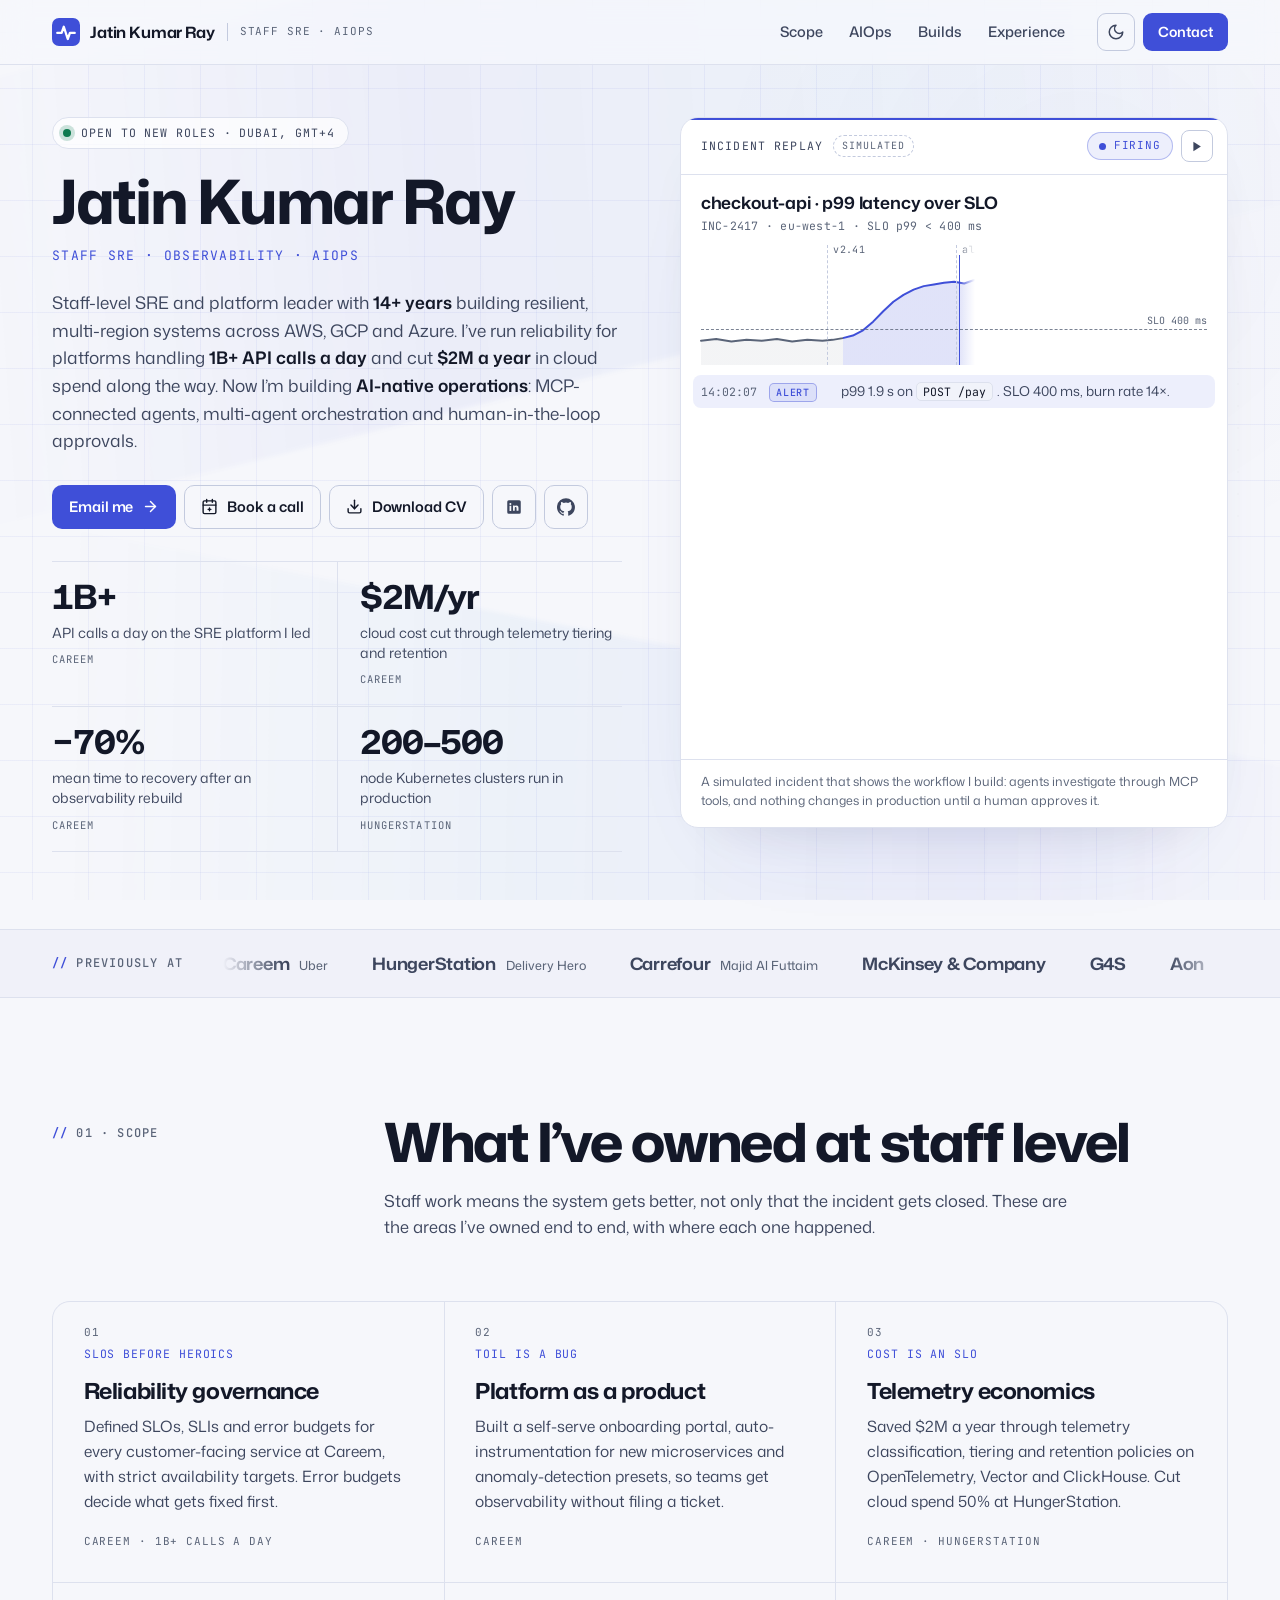
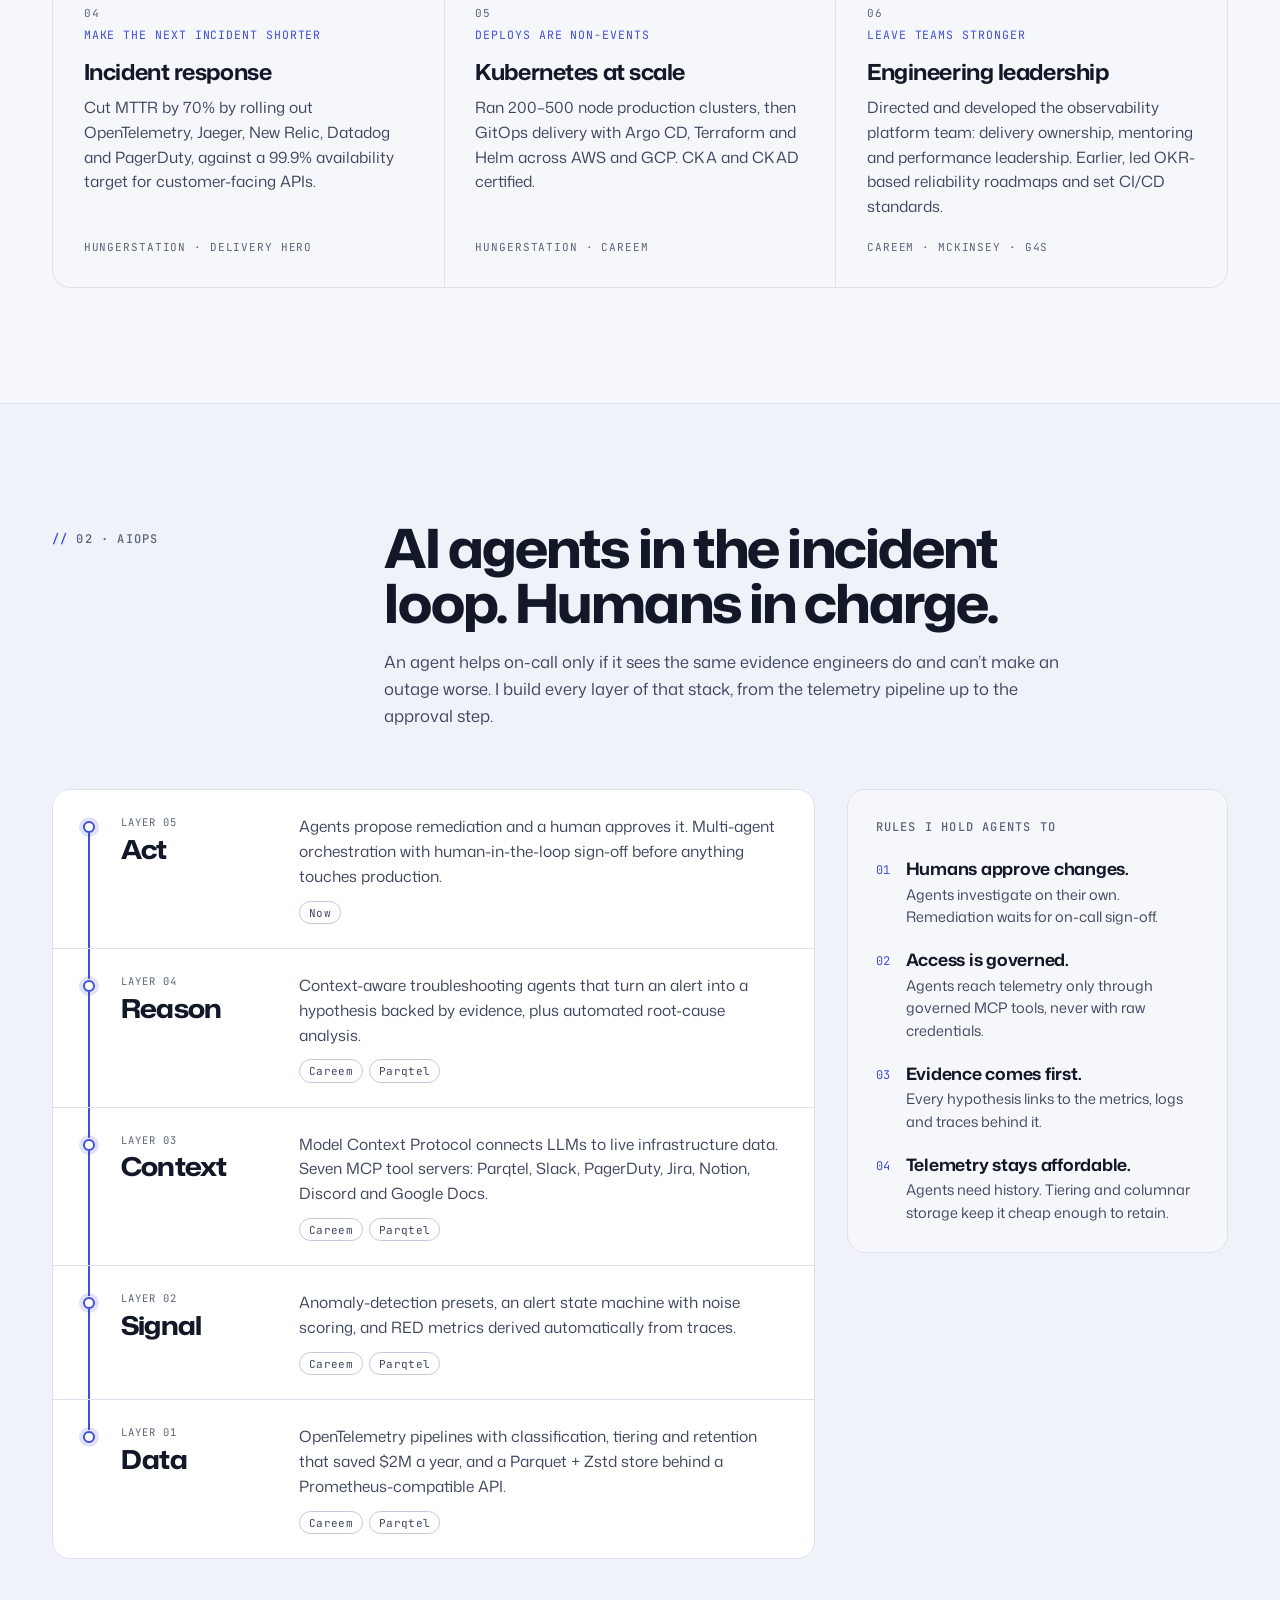
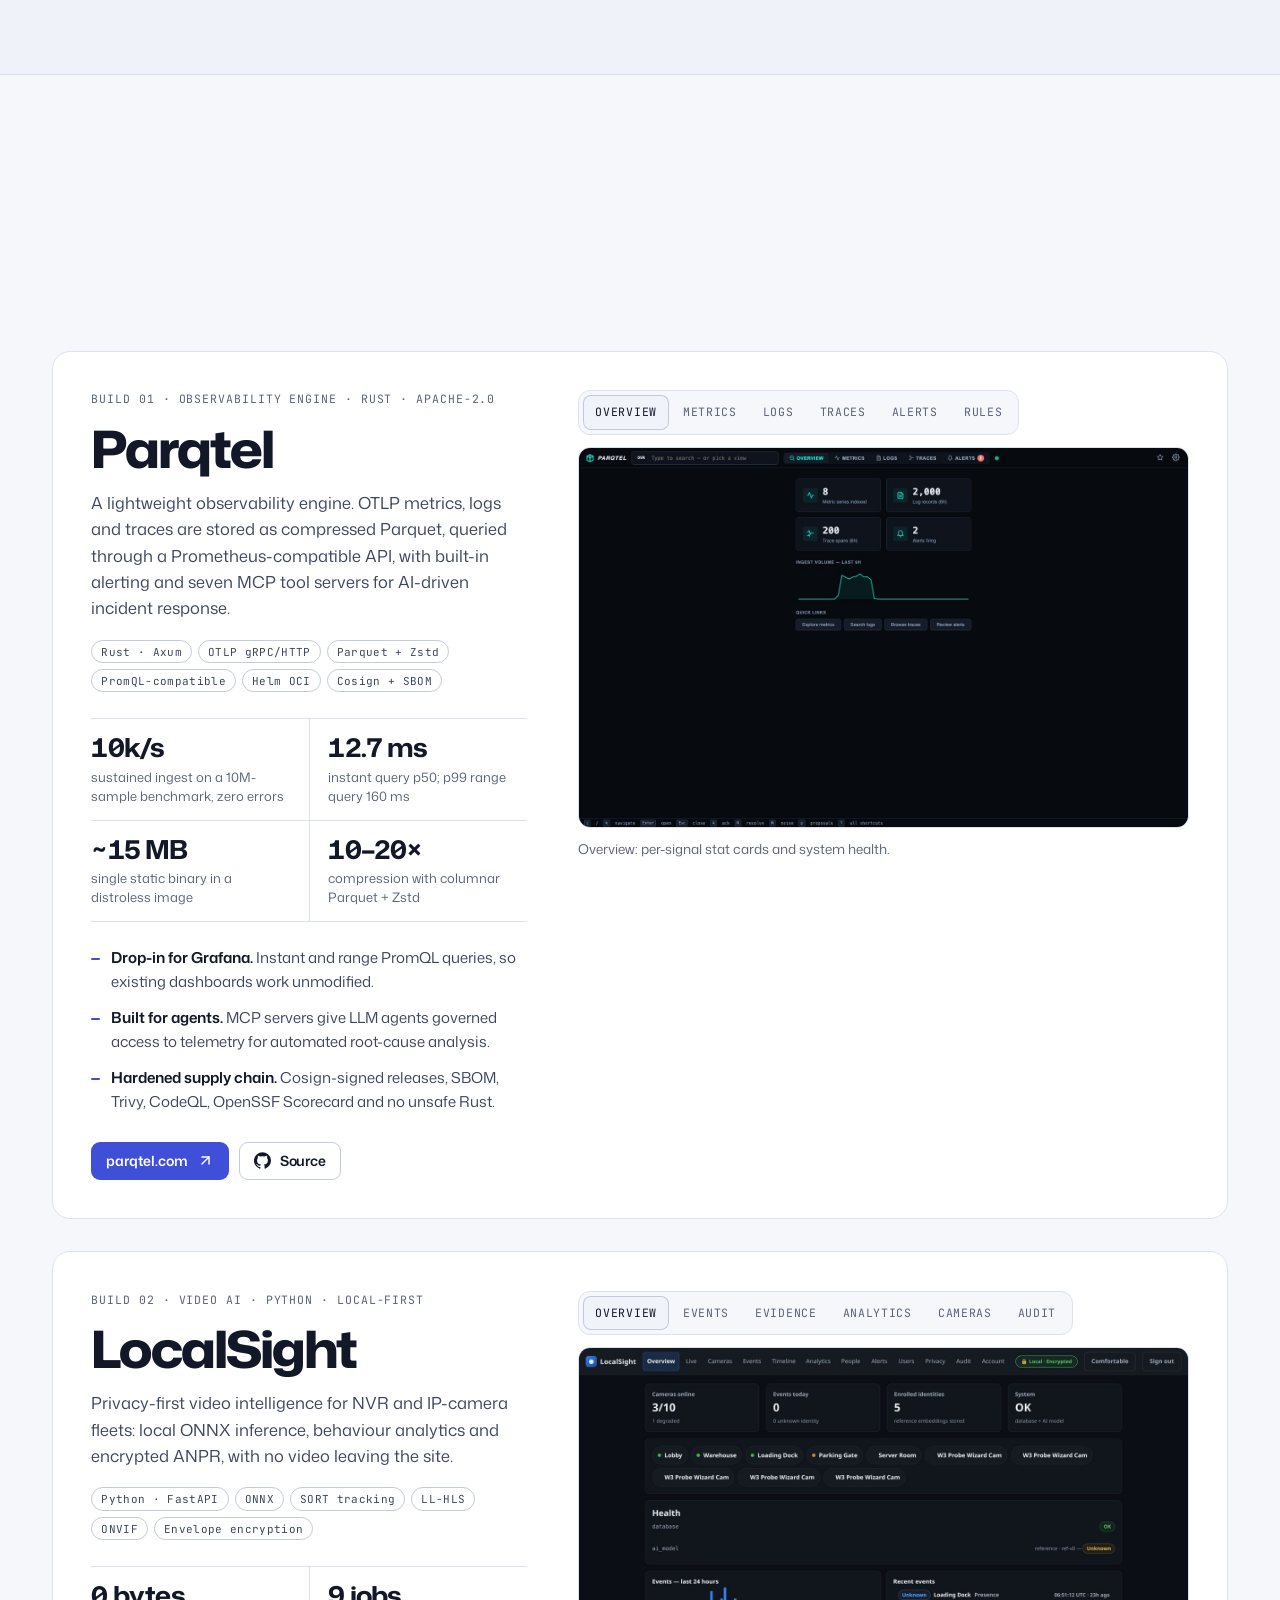
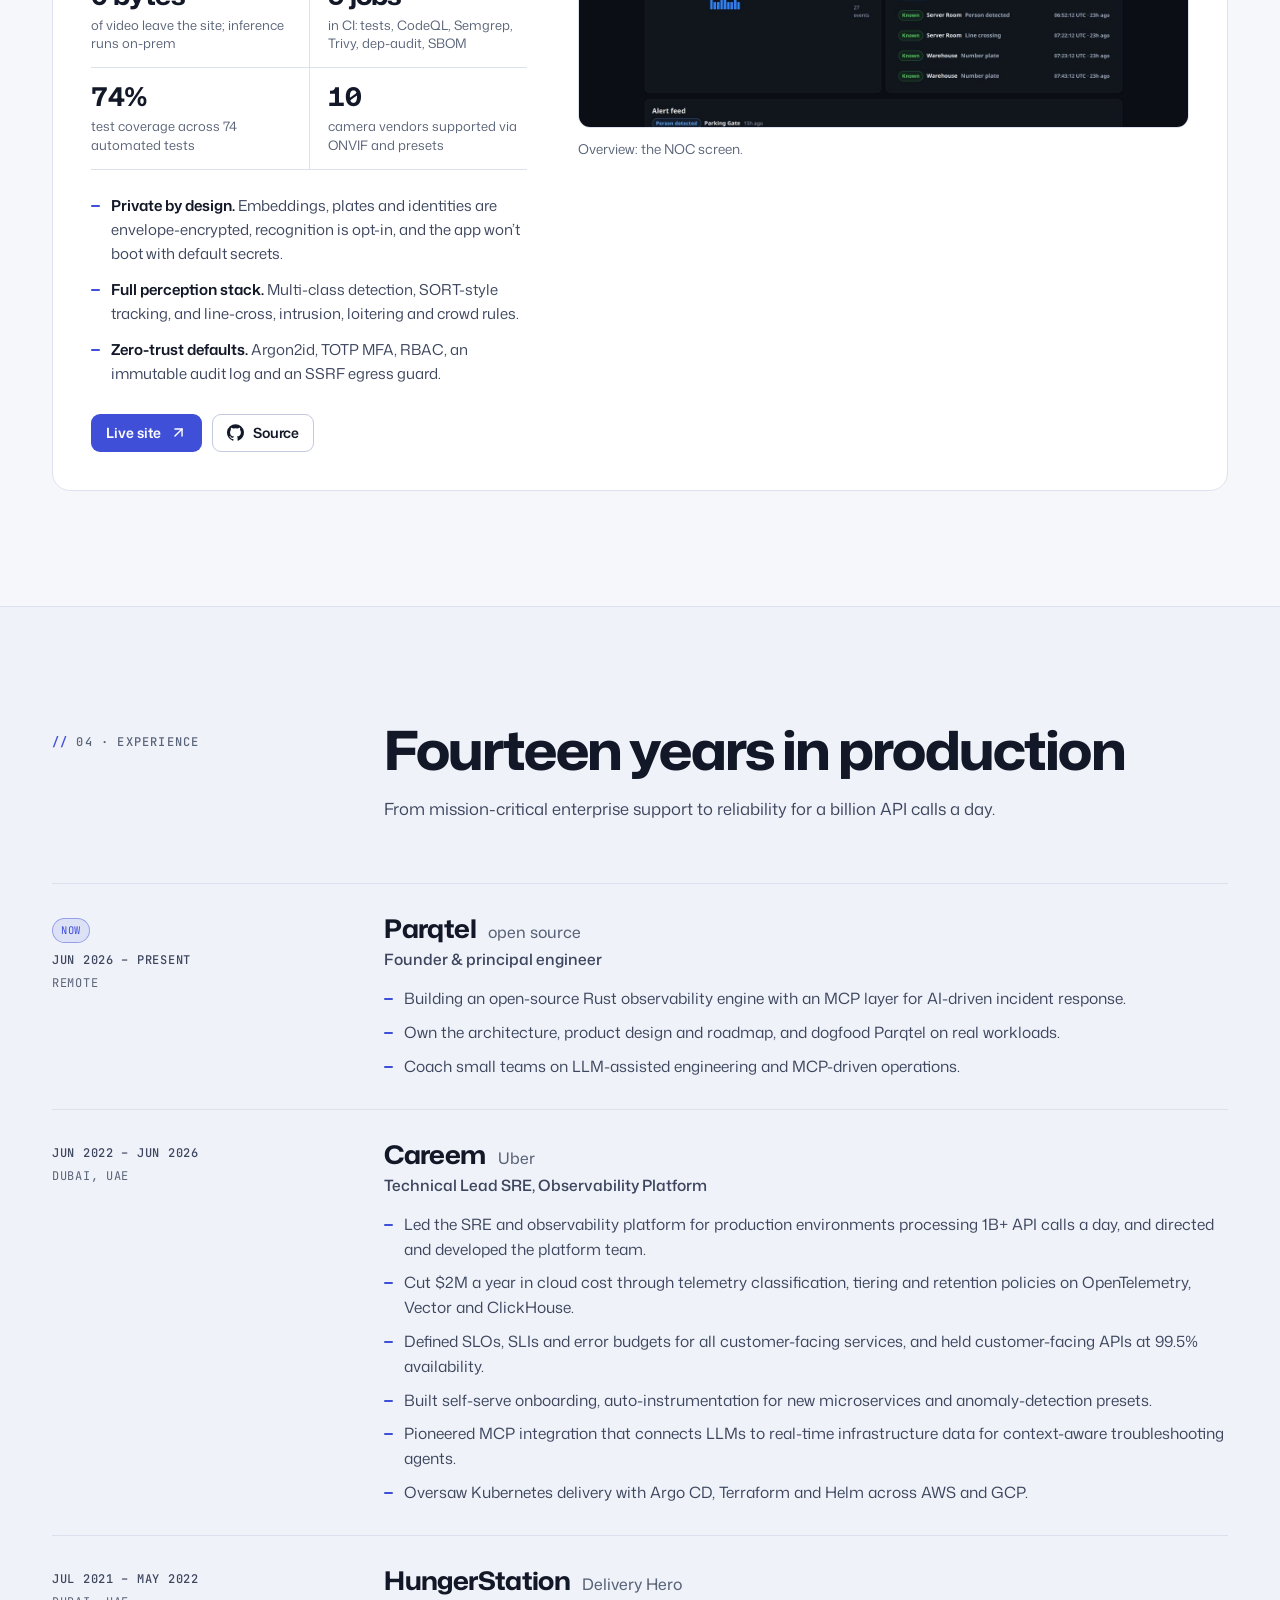
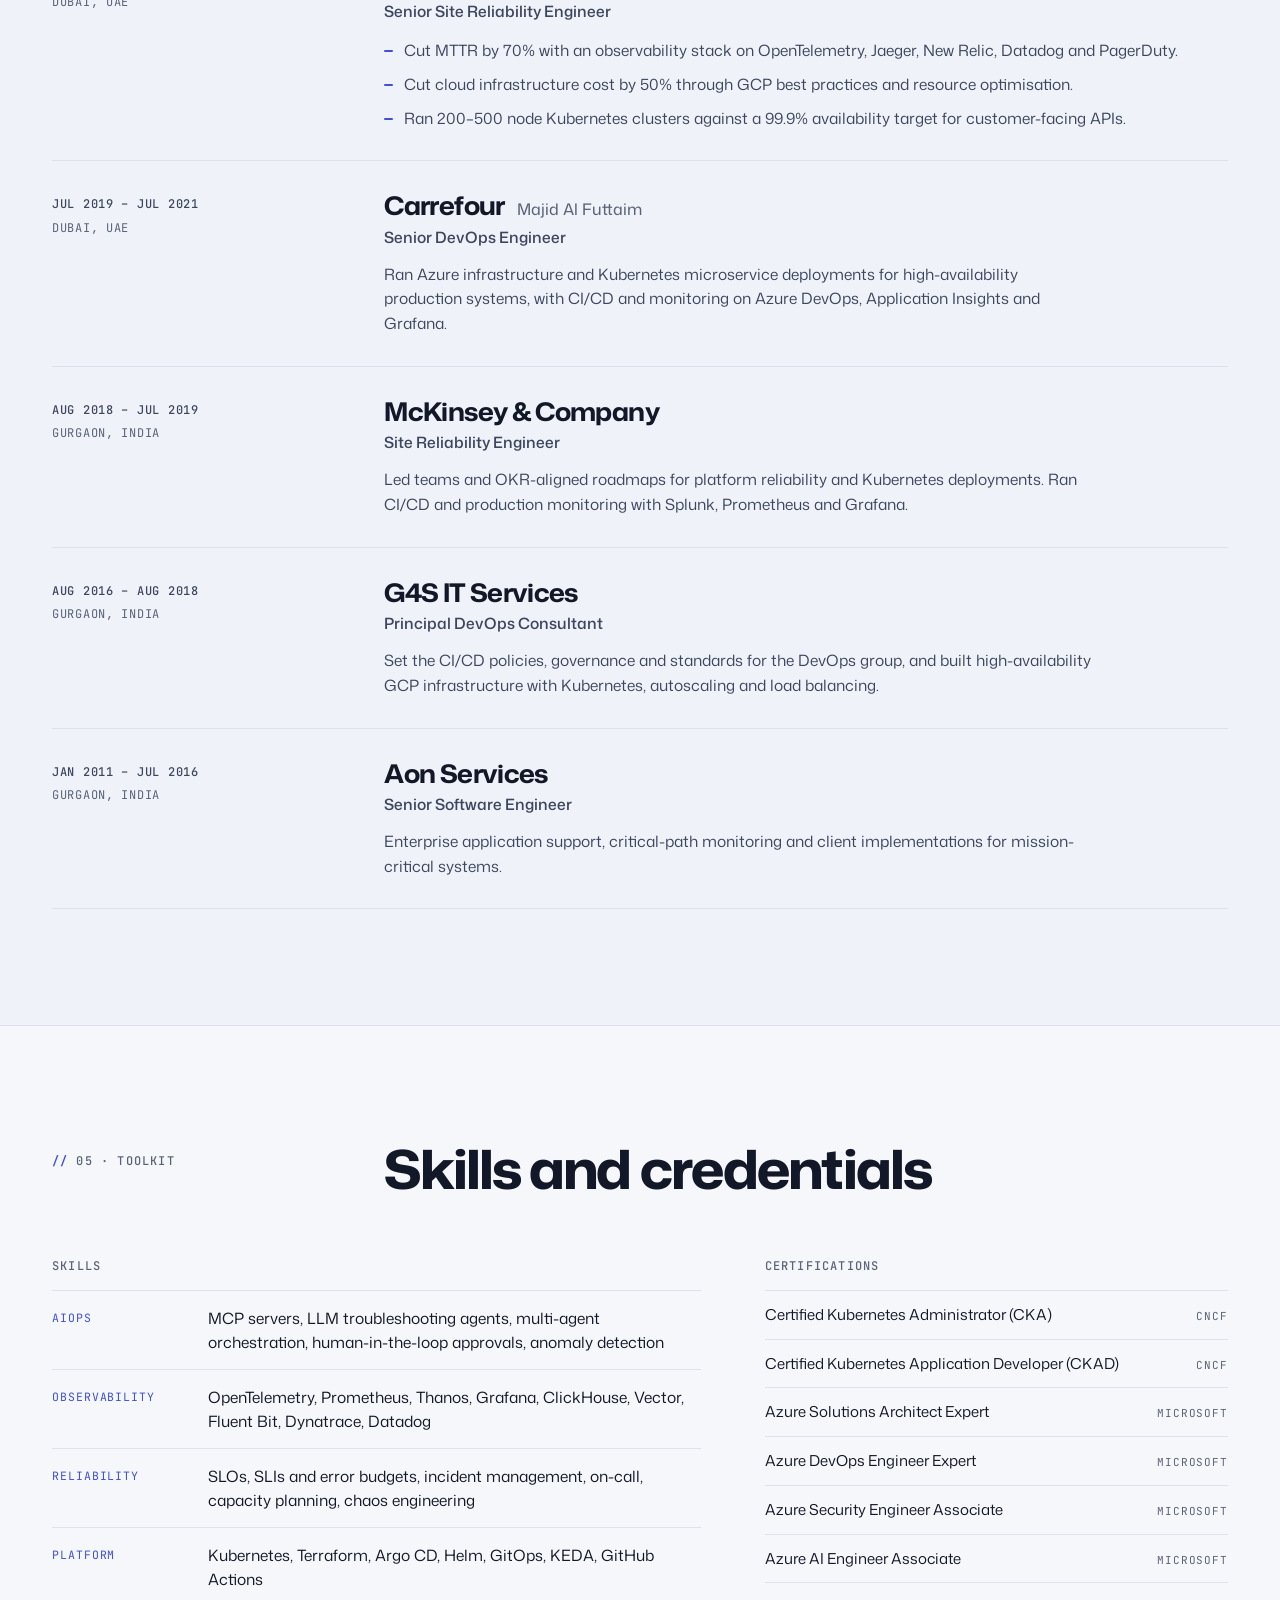
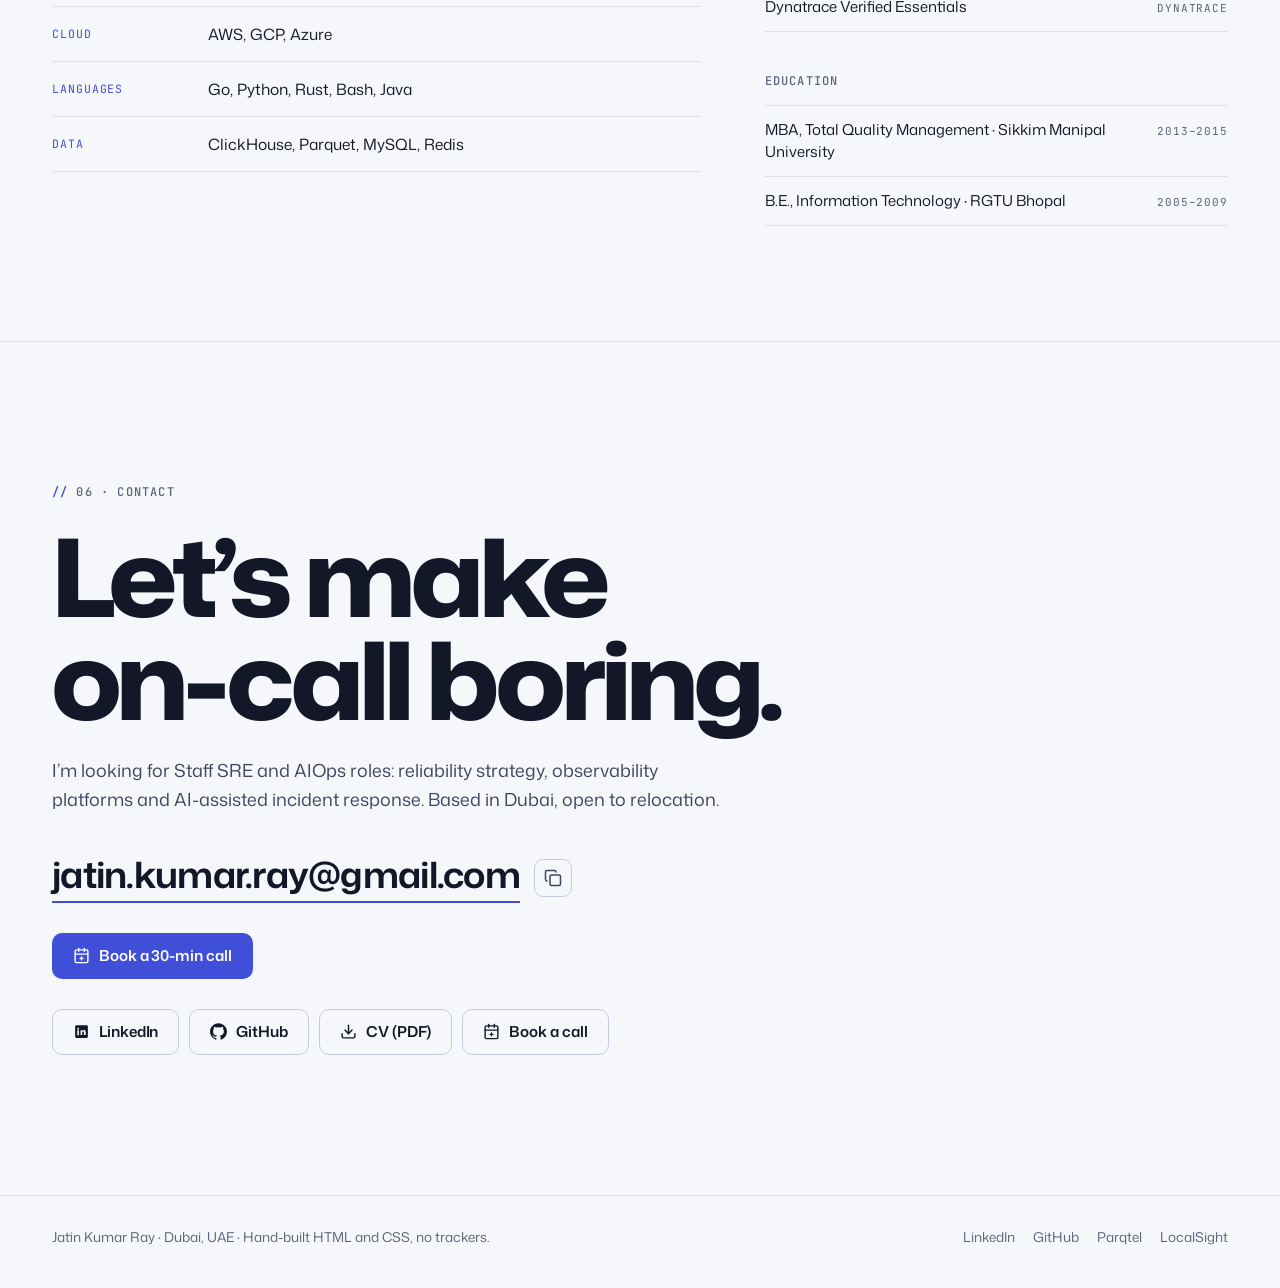
<file: index.html>
<!doctype html>
<html lang="en">
  <head>
    <meta charset="utf-8" />
    <meta name="viewport" content="width=device-width, initial-scale=1" />
    <title>Jatin Kumar Ray · Staff SRE &amp; AIOps</title>
    <meta
      name="description"
      content="Staff SRE and platform leader with 14+ years. Led SRE and observability for 1B+ API calls a day at Careem, cut $2M/yr in cloud cost, and builds AI-native operations with MCP."
    />
    <meta name="author" content="Jatin Kumar Ray" />
    <link rel="canonical" href="https://jatinkray.github.io/" />
    <link rel="icon" type="image/svg+xml" href="assets/img/favicon.svg" />
    <link rel="preload" href="assets/fonts/MonaSans.woff2" as="font" type="font/woff2" crossorigin />
    <link rel="preload" href="assets/fonts/JetBrainsMono.woff2" as="font" type="font/woff2" crossorigin />

    <meta property="og:type" content="website" />
    <meta property="og:title" content="Jatin Kumar Ray · Staff SRE &amp; AIOps" />
    <meta
      property="og:description"
      content="14+ years in SRE and platform engineering. Reliability for 1B+ API calls a day, $2M/yr in cloud savings, and AI-native operations with MCP agents and human approvals."
    />
    <meta property="og:url" content="https://jatinkray.github.io/" />
    <meta property="og:site_name" content="Jatin Kumar Ray" />
    <meta property="og:image" content="https://jatinkray.github.io/assets/img/og-image.png" />
    <meta property="og:image:width" content="1200" />
    <meta property="og:image:height" content="630" />
    <meta property="og:image:alt" content="Jatin Kumar Ray, Staff SRE and AIOps. 1B+ API calls a day, $2M a year saved, 70% faster recovery." />
    <meta name="twitter:card" content="summary_large_image" />
    <meta name="twitter:title" content="Jatin Kumar Ray · Staff SRE &amp; AIOps" />
    <meta
      name="twitter:description"
      content="Reliability for 1B+ API calls a day, $2M/yr in cloud savings, and AI-native operations with MCP agents and human approvals."
    />
    <meta name="twitter:image" content="https://jatinkray.github.io/assets/img/og-image.png" />
    <meta name="theme-color" content="#070a12" />

    <script>
      (function () {
        var d = document.documentElement;
        d.classList.add("js");
        try {
          var t = localStorage.getItem("theme") ||
            (matchMedia("(prefers-color-scheme: light)").matches ? "light" : "dark");
          if (t === "light") d.setAttribute("data-theme", "light");
        } catch (e) {}
      })();
    </script>

    <script type="application/ld+json">
      {
        "@context": "https://schema.org",
        "@type": "Person",
        "name": "Jatin Kumar Ray",
        "givenName": "Jatin",
        "familyName": "Ray",
        "jobTitle": "Staff SRE & AIOps Engineer",
        "description": "Staff-level SRE and platform leader with 14+ years in cloud, Kubernetes and observability, building AI-native operations with MCP.",
        "url": "https://jatinkray.github.io/",
        "email": "mailto:jatin.kumar.ray@gmail.com",
        "image": "https://jatinkray.github.io/assets/img/og-image.png",
        "address": { "@type": "PostalAddress", "addressLocality": "Dubai", "addressCountry": "AE" },
        "alumniOf": [
          { "@type": "CollegeOrUniversity", "name": "Sikkim Manipal University" },
          { "@type": "CollegeOrUniversity", "name": "RGTU Bhopal" }
        ],
        "knowsAbout": [
          "Site Reliability Engineering",
          "AIOps",
          "Observability",
          "OpenTelemetry",
          "Model Context Protocol",
          "LLM agents",
          "SLOs and error budgets",
          "Incident management",
          "Kubernetes",
          "Prometheus",
          "ClickHouse",
          "Terraform",
          "Argo CD",
          "Cloud cost optimisation",
          "AWS",
          "GCP",
          "Azure",
          "Go",
          "Rust",
          "Python"
        ],
        "sameAs": [
          "https://linkedin.com/in/jatinkray",
          "https://github.com/jatinkray",
          "https://parqtel.com",
          "https://localsightx.github.io"
        ]
      }
    </script>

    <link rel="stylesheet" href="assets/css/style.css" />
  </head>
  <body>
    <div class="sky" aria-hidden="true">
      <div class="sky-beam sky-beam-a"></div>
      <div class="sky-beam sky-beam-b"></div>
    </div>
    <a class="skip" href="#main">Skip to content</a>

    <!-- icon sprite (Lucide paths, ISC; brand marks from Simple Icons, CC0) -->
    <svg class="sprite" aria-hidden="true" focusable="false">
      <symbol id="i-arrow" viewBox="0 0 24 24"><path d="M5 12h14" /><path d="m12 5 7 7-7 7" /></symbol>
      <symbol id="i-ext" viewBox="0 0 24 24"><path d="M7 7h10v10" /><path d="M7 17 17 7" /></symbol>
      <symbol id="i-down" viewBox="0 0 24 24"><path d="M21 15v4a2 2 0 0 1-2 2H5a2 2 0 0 1-2-2v-4" /><path d="m7 10 5 5 5-5" /><path d="M12 15V3" /></symbol>
      <symbol id="i-copy" viewBox="0 0 24 24"><rect width="14" height="14" x="8" y="8" rx="2" /><path d="M4 16c-1.1 0-2-.9-2-2V4c0-1.1.9-2 2-2h10c1.1 0 2 .9 2 2" /></symbol>
      <symbol id="i-check" viewBox="0 0 24 24"><path d="M20 6 9 17l-5-5" /></symbol>
      <symbol id="i-sun" viewBox="0 0 24 24"><circle cx="12" cy="12" r="4" /><path d="M12 2v2M12 20v2M4.93 4.93l1.41 1.41M17.66 17.66l1.41 1.41M2 12h2M20 12h2M6.34 17.66l-1.41 1.41M19.07 4.93l-1.41 1.41" /></symbol>
      <symbol id="i-moon" viewBox="0 0 24 24"><path d="M12 3a6 6 0 0 0 9 9 9 9 0 1 1-9-9Z" /></symbol>
      <symbol id="i-play" viewBox="0 0 24 24"><path d="M7 4.5v15l12-7.5z" fill="currentColor" stroke="none" /></symbol>
      <symbol id="i-pause" viewBox="0 0 24 24"><rect x="6" y="5" width="4" height="14" rx="1" fill="currentColor" stroke="none" /><rect x="14" y="5" width="4" height="14" rx="1" fill="currentColor" stroke="none" /></symbol>
      <symbol id="i-replay" viewBox="0 0 24 24"><path d="M3 12a9 9 0 1 0 9-9 9.75 9.75 0 0 0-6.74 2.74L3 8" /><path d="M3 3v5h5" /></symbol>
      <symbol id="i-x" viewBox="0 0 24 24"><path d="M18 6 6 18" /><path d="m6 6 12 12" /></symbol>
      <symbol id="i-expand" viewBox="0 0 24 24"><path d="M15 3h6v6" /><path d="M9 21H3v-6" /><path d="M21 3l-7 7" /><path d="M3 21l7-7" /></symbol>
      <symbol id="i-cal" viewBox="0 0 24 24"><rect width="18" height="18" x="3" y="4" rx="2" /><path d="M16 2v4M8 2v4M3 10h18" /><path d="M12 14v4M10 16h4" /></symbol>
      <symbol id="i-in" viewBox="0 0 24 24"><path fill="currentColor" stroke="none" d="M19 3a2 2 0 0 1 2 2v14a2 2 0 0 1-2 2H5a2 2 0 0 1-2-2V5a2 2 0 0 1 2-2h14zM8.34 17.34V10.4H6.04v6.94h2.3zM7.19 9.4a1.34 1.34 0 1 0 0-2.68 1.34 1.34 0 0 0 0 2.68zM18 17.34v-3.8c0-2.04-.44-3.6-2.82-3.6-1.14 0-1.91.62-2.23 1.22h-.03v-1.03H10.7v6.94h2.3v-3.43c0-.9.17-1.78 1.29-1.78 1.1 0 1.12 1.03 1.12 1.84v3.37H18z" /></symbol>
      <symbol id="i-gh" viewBox="0 0 24 24"><path fill="currentColor" stroke="none" d="M12 .3a12 12 0 0 0-3.8 23.38c.6.12.83-.26.83-.57L9 21.07c-3.34.72-4.04-1.61-4.04-1.61-.55-1.39-1.34-1.76-1.34-1.76-1.08-.74.09-.73.09-.73 1.2.09 1.83 1.24 1.83 1.24 1.07 1.83 2.81 1.3 3.5 1 .1-.78.42-1.31.76-1.61-2.67-.3-5.47-1.33-5.47-5.93 0-1.31.47-2.38 1.24-3.22-.14-.3-.54-1.52.1-3.18 0 0 1-.32 3.3 1.23a11.5 11.5 0 0 1 6 0c2.28-1.55 3.29-1.23 3.29-1.23.64 1.66.24 2.88.12 3.18a4.65 4.65 0 0 1 1.23 3.22c0 4.61-2.8 5.63-5.48 5.92.42.36.81 1.1.81 2.22l-.01 3.29c0 .31.2.69.82.57A12 12 0 0 0 12 .3" /></symbol>
    </svg>

    <!-- ============ TOP BAR ============ -->
    <header class="topbar">
      <div class="wrap topbar-in">
        <a class="brand" href="#top">
          <svg class="brand-mark" viewBox="0 0 32 32" aria-hidden="true"><rect width="32" height="32" rx="8" /><path d="M6 17h5l2.5-7 4.5 14 2.5-7H26" /></svg>
          <span class="brand-name">Jatin Kumar Ray</span>
          <span class="brand-role">Staff SRE · AIOps</span>
        </a>
        <nav class="nav" aria-label="Sections">
          <a href="#scope">Scope</a>
          <a href="#aiops">AIOps</a>
          <a href="#builds">Builds</a>
          <a href="#experience">Experience</a>
        </nav>
        <div class="top-actions">
          <button class="icon-btn" id="theme" type="button" aria-label="Switch to light theme">
            <svg class="ic ic-sun" aria-hidden="true"><use href="#i-sun" /></svg>
            <svg class="ic ic-moon" aria-hidden="true"><use href="#i-moon" /></svg>
          </button>
          <a class="btn btn-primary btn-sm" href="#contact">Contact</a>
        </div>
      </div>
    </header>

    <main id="main" tabindex="-1">
      <!-- ============ HERO ============ -->
      <section class="hero" id="top" aria-labelledby="hero-name">
        <div class="wrap hero-grid">
          <div class="hero-copy">
            <p class="avail"><span class="dot" aria-hidden="true"></span>Open to new roles · Dubai, GMT+4</p>
            <h1 id="hero-name">Jatin Kumar Ray</h1>
            <p class="hero-role">Staff SRE · Observability · AIOps</p>
            <p class="lead">
              Staff-level SRE and platform leader with <strong>14+ years</strong> building
              resilient, multi-region systems across AWS, GCP and Azure. I’ve run reliability
              for platforms handling <strong>1B+ API calls a day</strong> and cut
              <strong>$2M a year</strong> in cloud spend along the way. Now I’m building
              <strong>AI-native operations</strong>: MCP-connected agents, multi-agent
              orchestration and human-in-the-loop approvals.
            </p>
            <div class="cta-row">
              <a class="btn btn-primary" href="mailto:jatin.kumar.ray@gmail.com?subject=Staff%20SRE%20%2F%20AIOps%20role">
                Email me <svg class="ic" aria-hidden="true"><use href="#i-arrow" /></svg>
              </a>
              <a class="btn btn-ghost" href="https://calendar.app.google/UeL3HzWYcFycLKg27" target="_blank" rel="noopener">
                <svg class="ic" aria-hidden="true"><use href="#i-cal" /></svg> Book a call
              </a>
              <a class="btn btn-ghost" href="public/Jatin_Kumar_Ray_CV.pdf" target="_blank" rel="noopener">
                <svg class="ic" aria-hidden="true"><use href="#i-down" /></svg> Download CV
              </a>
              <a class="icon-btn icon-btn-lg" href="https://linkedin.com/in/jatinkray" target="_blank" rel="noopener" aria-label="LinkedIn profile">
                <svg class="ic" aria-hidden="true"><use href="#i-in" /></svg>
              </a>
              <a class="icon-btn icon-btn-lg" href="https://github.com/jatinkray" target="_blank" rel="noopener" aria-label="GitHub profile">
                <svg class="ic" aria-hidden="true"><use href="#i-gh" /></svg>
              </a>
            </div>
            <ul class="proof" aria-label="Headline results">
              <li><span class="n">1B+</span><span class="l">API calls a day on the SRE platform I led</span><span class="src">Careem</span></li>
              <li><span class="n">$2M/yr</span><span class="l">cloud cost cut through telemetry tiering and retention</span><span class="src">Careem</span></li>
              <li><span class="n">&minus;70%</span><span class="l">mean time to recovery after an observability rebuild</span><span class="src">Careem</span></li>
              <li><span class="n">200–500</span><span class="l">node Kubernetes clusters run in production</span><span class="src">HungerStation</span></li>
            </ul>
          </div>

          <!-- incident replay: works as a static, fully readable log without JS -->
          <figure class="replay" id="replay" data-state="resolved" aria-labelledby="rp-title">
            <div class="rp-head">
              <div class="rp-tags">
                <span class="rp-tag">Incident replay</span>
                <span class="rp-sim">Simulated</span>
              </div>
              <div class="rp-ctrl">
                <span class="rp-status" aria-hidden="true"><span class="dot"></span><span class="rp-status-t">Resolved</span></span>
                <button class="icon-btn rp-btn" type="button" aria-label="Replay the incident" hidden>
                  <svg class="ic" aria-hidden="true"><use href="#i-replay" /></svg>
                </button>
              </div>
            </div>
            <div class="rp-body">
              <p class="rp-title" id="rp-title">checkout-api · p99 latency over SLO</p>
              <p class="rp-meta">INC-2417 · eu-west-1 · SLO p99 &lt; 400 ms</p>
              <div class="rp-chart" aria-hidden="true">
                <svg viewBox="0 0 600 120" preserveAspectRatio="none">
                  <defs>
                    <linearGradient id="rpStroke" gradientUnits="userSpaceOnUse" x1="0" y1="0" x2="600" y2="0">
                      <stop offset="0" class="s-norm" /><stop offset=".28" class="s-norm" />
                      <stop offset=".28" class="s-crit" /><stop offset=".72" class="s-crit" />
                      <stop offset=".72" class="s-ok" /><stop offset="1" class="s-ok" />
                    </linearGradient>
                    <linearGradient id="rpFill" gradientUnits="userSpaceOnUse" x1="0" y1="0" x2="600" y2="0">
                      <stop offset="0" class="f-norm" /><stop offset=".28" class="f-norm" />
                      <stop offset=".28" class="f-crit" /><stop offset=".72" class="f-crit" />
                      <stop offset=".72" class="f-ok" /><stop offset="1" class="f-ok" />
                    </linearGradient>
                  </defs>
                  <path class="rp-area" d="M0 92 L18 90 L36 93 L54 91 L72 92 L90 90 L108 93 L126 91 L144 92 L156 91 L168 89 L180 86 L192 80 L204 70 L216 58 L228 47 L240 39 L252 33 L264 29 L276 27 L288 25 L300 24 L312 26 L324 22 L336 25 L348 21 L360 24 L372 22 L384 25 L396 23 L408 24 L420 27 L432 36 L444 50 L456 66 L468 80 L480 88 L492 91 L504 90 L516 92 L528 91 L540 93 L552 90 L564 92 L576 91 L588 92 L600 91 L600 120 L0 120 Z" />
                  <path class="rp-line" d="M0 92 L18 90 L36 93 L54 91 L72 92 L90 90 L108 93 L126 91 L144 92 L156 91 L168 89 L180 86 L192 80 L204 70 L216 58 L228 47 L240 39 L252 33 L264 29 L276 27 L288 25 L300 24 L312 26 L324 22 L336 25 L348 21 L360 24 L372 22 L384 25 L396 23 L408 24 L420 27 L432 36 L444 50 L456 66 L468 80 L480 88 L492 91 L504 90 L516 92 L528 91 L540 93 L552 90 L564 92 L576 91 L588 92 L600 91" />
                </svg>
                <span class="rp-mark" style="left: 25%"><span>v2.41</span></span>
                <span class="rp-mark" style="left: 50.5%"><span>alert</span></span>
                <span class="rp-mark" style="left: 67.5%"><span>rollback</span></span>
                <span class="rp-curtain"></span>
                <span class="rp-now"></span>
                <span class="rp-slo"><span>SLO 400 ms</span></span>
              </div>
              <ol class="rp-log">
                <li data-t="0" data-p="0.505" data-state="firing">
                  <time>14:02:07</time><span class="who who-alert">Alert</span>
                  <span class="what">p99 1.9 s on <code>POST /pay</code>. SLO 400 ms, burn rate 14×.</span>
                </li>
                <li data-t="2.2" data-p="0.515" data-state="investigating">
                  <time>14:02:21</time><span class="who who-agent">Agent</span>
                  <span class="what"><code>metrics.query</code> Spike is only on /pay in eu-west-1.</span>
                </li>
                <li data-t="4.2" data-p="0.527" data-state="investigating">
                  <time>14:02:39</time><span class="who who-agent">Agent</span>
                  <span class="what"><code>logs.search</code> 3,140 timeouts from payments-gw.</span>
                </li>
                <li data-t="6.2" data-p="0.54" data-state="investigating">
                  <time>14:02:58</time><span class="who who-agent">Agent</span>
                  <span class="what"><code>traces.slowest</code> 2.4 s waiting on the DB pool.</span>
                </li>
                <li data-t="8.2" data-p="0.553" data-state="investigating">
                  <time>14:03:16</time><span class="who who-agent">Agent</span>
                  <span class="what"><code>deploys.recent</code> v2.41 at 13:56 cut the pool to 20.</span>
                </li>
                <li data-t="10.6" data-p="0.569" data-state="approval">
                  <time>14:03:40</time><span class="who who-agent">Agent</span>
                  <span class="what">Likely cause: v2.41 pool change (confidence 0.86).
                    <span class="rp-action">
                      <span>Roll back payments-gw to v2.40</span>
                      <span class="rp-gate"><span class="g-wait">Needs approval</span><span class="g-ok"><svg class="ic" aria-hidden="true"><use href="#i-check" /></svg>Approved</span></span>
                    </span>
                  </span>
                </li>
                <li data-t="14.2" data-p="0.675" data-state="mitigating">
                  <time>14:06:12</time><span class="who who-human">Human</span>
                  <span class="what">On-call approved. Argo CD is syncing v2.40.</span>
                </li>
                <li data-t="17.6" data-p="0.8125" data-state="resolved">
                  <time>14:09:30</time><span class="who who-check">Check</span>
                  <span class="what">p99 back to 210 ms. Resolved in 7 minutes.</span>
                </li>
                <li data-t="20.2" data-p="0.837" data-state="resolved">
                  <time>14:10:05</time><span class="who who-agent">Agent</span>
                  <span class="what"><code>slack.post</code> <code>jira.create</code> <code>notion.publish</code> Postmortem documented and published.</span>
                </li>
              </ol>
            </div>
            <figcaption class="rp-foot">
              A simulated incident that shows the workflow I build: agents investigate through
              MCP tools, and nothing changes in production until a human approves it.
            </figcaption>
          </figure>
        </div>
      </section>

      <!-- ============ COMPANIES ============ -->
      <section class="orgs" aria-label="Companies">
        <div class="wrap orgs-in">
          <p class="kicker">Previously at</p>
          <div class="orgs-mask">
            <ul>
              <li>Careem <span>Uber</span></li>
              <li>HungerStation <span>Delivery Hero</span></li>
              <li>Carrefour <span>Majid Al Futtaim</span></li>
              <li>McKinsey &amp; Company</li>
              <li>G4S</li>
              <li>Aon</li>
              <li aria-hidden="true">Careem <span>Uber</span></li>
              <li aria-hidden="true">HungerStation <span>Delivery Hero</span></li>
              <li aria-hidden="true">Carrefour <span>Majid Al Futtaim</span></li>
              <li aria-hidden="true">McKinsey &amp; Company</li>
              <li aria-hidden="true">G4S</li>
              <li aria-hidden="true">Aon</li>
            </ul>
          </div>
        </div>
      </section>

      <!-- ============ 01 · SCOPE ============ -->
      <section class="section" id="scope" aria-labelledby="scope-h">
        <div class="wrap">
          <header class="sec-head" data-reveal>
            <p class="kicker">01 · Scope</p>
            <h2 id="scope-h">What I’ve owned at staff level</h2>
            <p>
              Staff work means the system gets better, not only that the incident gets closed.
              These are the areas I’ve owned end to end, with where each one happened.
            </p>
          </header>
          <div class="scope" data-reveal>
            <article>
              <p class="k">SLOs before heroics</p>
              <h3>Reliability governance</h3>
              <p>Defined SLOs, SLIs and error budgets for every customer-facing service at Careem, with strict availability targets. Error budgets decide what gets fixed first.</p>
              <p class="where">Careem · 1B+ calls a day</p>
            </article>
            <article>
              <p class="k">Toil is a bug</p>
              <h3>Platform as a product</h3>
              <p>Built a self-serve onboarding portal, auto-instrumentation for new microservices and anomaly-detection presets, so teams get observability without filing a ticket.</p>
              <p class="where">Careem</p>
            </article>
            <article>
              <p class="k">Cost is an SLO</p>
              <h3>Telemetry economics</h3>
              <p>Saved $2M a year through telemetry classification, tiering and retention policies on OpenTelemetry, Vector and ClickHouse. Cut cloud spend 50% at HungerStation.</p>
              <p class="where">Careem · HungerStation</p>
            </article>
            <article>
              <p class="k">Make the next incident shorter</p>
              <h3>Incident response</h3>
              <p>Cut MTTR by 70% by rolling out OpenTelemetry, Jaeger, New Relic, Datadog and PagerDuty, against a 99.9% availability target for customer-facing APIs.</p>
              <p class="where">HungerStation · Delivery Hero</p>
            </article>
            <article>
              <p class="k">Deploys are non-events</p>
              <h3>Kubernetes at scale</h3>
              <p>Ran 200–500 node production clusters, then GitOps delivery with Argo CD, Terraform and Helm across AWS and GCP. CKA and CKAD certified.</p>
              <p class="where">HungerStation · Careem</p>
            </article>
            <article>
              <p class="k">Leave teams stronger</p>
              <h3>Engineering leadership</h3>
              <p>Directed and developed the observability platform team: delivery ownership, mentoring and performance leadership. Earlier, led OKR-based reliability roadmaps and set CI/CD standards.</p>
              <p class="where">Careem · McKinsey · G4S</p>
            </article>
          </div>
        </div>
      </section>

      <!-- ============ 02 · AIOPS ============ -->
      <section class="section section-alt" id="aiops" aria-labelledby="aiops-h">
        <div class="wrap">
          <header class="sec-head" data-reveal>
            <p class="kicker">02 · AIOps</p>
            <h2 id="aiops-h">AI agents in the incident loop. Humans in charge.</h2>
            <p>
              An agent helps on-call only if it sees the same evidence engineers do and can’t make
              an outage worse. I build every layer of that stack, from the telemetry pipeline up
              to the approval step.
            </p>
          </header>
          <div class="aiops-grid">
            <ol class="stack" data-reveal aria-label="The AIOps stack, from action down to data">
              <li class="layer">
                <div><span class="layer-n">Layer 05</span><h3>Act</h3></div>
                <div>
                  <p>Agents propose remediation and a human approves it. Multi-agent orchestration with human-in-the-loop sign-off before anything touches production.</p>
                  <p class="chips"><span class="chip">Now</span></p>
                </div>
              </li>
              <li class="layer">
                <div><span class="layer-n">Layer 04</span><h3>Reason</h3></div>
                <div>
                  <p>Context-aware troubleshooting agents that turn an alert into a hypothesis backed by evidence, plus automated root-cause analysis.</p>
                  <p class="chips"><span class="chip">Careem</span><span class="chip">Parqtel</span></p>
                </div>
              </li>
              <li class="layer">
                <div><span class="layer-n">Layer 03</span><h3>Context</h3></div>
                <div>
                  <p>Model Context Protocol connects LLMs to live infrastructure data. Seven MCP tool servers: Parqtel, Slack, PagerDuty, Jira, Notion, Discord and Google Docs.</p>
                  <p class="chips"><span class="chip">Careem</span><span class="chip">Parqtel</span></p>
                </div>
              </li>
              <li class="layer">
                <div><span class="layer-n">Layer 02</span><h3>Signal</h3></div>
                <div>
                  <p>Anomaly-detection presets, an alert state machine with noise scoring, and RED metrics derived automatically from traces.</p>
                  <p class="chips"><span class="chip">Careem</span><span class="chip">Parqtel</span></p>
                </div>
              </li>
              <li class="layer">
                <div><span class="layer-n">Layer 01</span><h3>Data</h3></div>
                <div>
                  <p>OpenTelemetry pipelines with classification, tiering and retention that saved $2M a year, and a Parquet + Zstd store behind a Prometheus-compatible API.</p>
                  <p class="chips"><span class="chip">Careem</span><span class="chip">Parqtel</span></p>
                </div>
              </li>
            </ol>
            <aside class="rules" data-reveal aria-labelledby="rules-h">
              <h3 id="rules-h">Rules I hold agents to</h3>
              <ol>
                <li><div><strong>Humans approve changes.</strong><span>Agents investigate on their own. Remediation waits for on-call sign-off.</span></div></li>
                <li><div><strong>Access is governed.</strong><span>Agents reach telemetry only through governed MCP tools, never with raw credentials.</span></div></li>
                <li><div><strong>Evidence comes first.</strong><span>Every hypothesis links to the metrics, logs and traces behind it.</span></div></li>
                <li><div><strong>Telemetry stays affordable.</strong><span>Agents need history. Tiering and columnar storage keep it cheap enough to retain.</span></div></li>
              </ol>
            </aside>
          </div>
        </div>
      </section>

      <!-- ============ 03 · BUILDS ============ -->
      <section class="section" id="builds" aria-labelledby="builds-h">
        <div class="wrap">
          <header class="sec-head" data-reveal>
            <p class="kicker">03 · Builds</p>
            <h2 id="builds-h">Built and run end to end</h2>
            <p>Two open-source products I designed, built and operate. Both are live.</p>
          </header>

          <article class="build" id="parqtel" data-reveal aria-labelledby="parqtel-h">
            <div class="b-copy">
              <p class="b-type">Build 01 · Observability engine · Rust · Apache-2.0</p>
              <h3 id="parqtel-h">Parqtel</h3>
              <p class="b-tagline">
                A lightweight observability engine. OTLP metrics, logs and traces are stored as
                compressed Parquet, queried through a Prometheus-compatible API, with built-in
                alerting and seven MCP tool servers for AI-driven incident response.
              </p>
              <p class="chips">
                <span class="chip">Rust · Axum</span><span class="chip">OTLP gRPC/HTTP</span><span class="chip">Parquet + Zstd</span><span class="chip">PromQL-compatible</span><span class="chip">Helm OCI</span><span class="chip">Cosign + SBOM</span>
              </p>
              <ul class="b-kpis">
                <li><span class="v">10k/s</span><span class="d">sustained ingest on a 10M-sample benchmark, zero errors</span></li>
                <li><span class="v">12.7 ms</span><span class="d">instant query p50; p99 range query 160 ms</span></li>
                <li><span class="v">~15 MB</span><span class="d">single static binary in a distroless image</span></li>
                <li><span class="v">10–20×</span><span class="d">compression with columnar Parquet + Zstd</span></li>
              </ul>
              <ul class="b-points">
                <li><strong>Drop-in for Grafana.</strong> Instant and range PromQL queries, so existing dashboards work unmodified.</li>
                <li><strong>Built for agents.</strong> MCP servers give LLM agents governed access to telemetry for automated root-cause analysis.</li>
                <li><strong>Hardened supply chain.</strong> Cosign-signed releases, SBOM, Trivy, CodeQL, OpenSSF Scorecard and no unsafe Rust.</li>
              </ul>
              <div class="b-links">
                <a class="btn btn-primary btn-sm" href="https://parqtel.com" target="_blank" rel="noopener">parqtel.com <svg class="ic" aria-hidden="true"><use href="#i-ext" /></svg></a>
                <a class="btn btn-ghost btn-sm" href="https://github.com/parqtel/parqtel-oss" target="_blank" rel="noopener"><svg class="ic" aria-hidden="true"><use href="#i-gh" /></svg> Source</a>
              </div>
            </div>
            <div class="gallery">
              <div class="g-tabs" role="group" aria-label="Parqtel screenshots">
                <button class="g-tab" type="button" aria-pressed="true" data-src="assets/img/shots/parqtel/overview.jpg" data-alt="Parqtel overview with per-signal stat cards, system health and quick navigation" data-cap="Overview: per-signal stat cards and system health.">Overview</button>
                <button class="g-tab" type="button" aria-pressed="false" data-src="assets/img/shots/parqtel/metrics.jpg" data-alt="Parqtel metrics view with a guided PromQL builder" data-cap="Metrics: guided PromQL builder.">Metrics</button>
                <button class="g-tab" type="button" aria-pressed="false" data-src="assets/img/shots/parqtel/logs.jpg" data-alt="Parqtel logs view with faceted search" data-cap="Logs: faceted search.">Logs</button>
                <button class="g-tab" type="button" aria-pressed="false" data-src="assets/img/shots/parqtel/traces.jpg" data-alt="Parqtel traces view with grouped browsing and a span waterfall" data-cap="Traces: grouped browsing and span waterfall.">Traces</button>
                <button class="g-tab" type="button" aria-pressed="false" data-src="assets/img/shots/parqtel/alerts.jpg" data-alt="Parqtel alert stream with evidence and correlated signals" data-cap="Alerts: evidence and correlated signals on every alert.">Alerts</button>
                <button class="g-tab" type="button" aria-pressed="false" data-src="assets/img/shots/parqtel/alerts-rules.jpg" data-alt="Parqtel alert rule editor with a YAML escape hatch" data-cap="Rules: alert rule editor with a YAML escape hatch.">Rules</button>
              </div>
              <button class="g-frame" type="button" aria-label="Enlarge screenshot: Overview: per-signal stat cards and system health.">
                <img src="assets/img/shots/parqtel/overview.jpg" alt="Parqtel overview with per-signal stat cards, system health and quick navigation" width="1440" height="900" loading="lazy" decoding="async" />
                <span class="g-zoom" aria-hidden="true"><svg class="ic"><use href="#i-expand" /></svg></span>
              </button>
              <p class="g-cap">Overview: per-signal stat cards and system health.</p>
            </div>
          </article>

          <article class="build" id="localsight" data-reveal aria-labelledby="localsight-h">
            <div class="b-copy">
              <p class="b-type">Build 02 · Video AI · Python · Local-first</p>
              <h3 id="localsight-h">LocalSight</h3>
              <p class="b-tagline">
                Privacy-first video intelligence for NVR and IP-camera fleets: local ONNX
                inference, behaviour analytics and encrypted ANPR, with no video leaving the site.
              </p>
              <p class="chips">
                <span class="chip">Python · FastAPI</span><span class="chip">ONNX</span><span class="chip">SORT tracking</span><span class="chip">LL-HLS</span><span class="chip">ONVIF</span><span class="chip">Envelope encryption</span>
              </p>
              <ul class="b-kpis">
                <li><span class="v">0 bytes</span><span class="d">of video leave the site; inference runs on-prem</span></li>
                <li><span class="v">9 jobs</span><span class="d">in CI: tests, CodeQL, Semgrep, Trivy, dep-audit, SBOM</span></li>
                <li><span class="v">74%</span><span class="d">test coverage across 74 automated tests</span></li>
                <li><span class="v">10</span><span class="d">camera vendors supported via ONVIF and presets</span></li>
              </ul>
              <ul class="b-points">
                <li><strong>Private by design.</strong> Embeddings, plates and identities are envelope-encrypted, recognition is opt-in, and the app won’t boot with default secrets.</li>
                <li><strong>Full perception stack.</strong> Multi-class detection, SORT-style tracking, and line-cross, intrusion, loitering and crowd rules.</li>
                <li><strong>Zero-trust defaults.</strong> Argon2id, TOTP MFA, RBAC, an immutable audit log and an SSRF egress guard.</li>
              </ul>
              <div class="b-links">
                <a class="btn btn-primary btn-sm" href="https://localsightx.github.io" target="_blank" rel="noopener">Live site <svg class="ic" aria-hidden="true"><use href="#i-ext" /></svg></a>
                <a class="btn btn-ghost btn-sm" href="https://github.com/localsightX/localsight" target="_blank" rel="noopener"><svg class="ic" aria-hidden="true"><use href="#i-gh" /></svg> Source</a>
              </div>
            </div>
            <div class="gallery">
              <div class="g-tabs" role="group" aria-label="LocalSight screenshots">
                <button class="g-tab" type="button" aria-pressed="true" data-src="assets/img/shots/localsight/overview.jpg" data-alt="LocalSight overview screen with cameras, events, health and an alert feed" data-cap="Overview: the NOC screen.">Overview</button>
                <button class="g-tab" type="button" aria-pressed="false" data-src="assets/img/shots/localsight/events.jpg" data-alt="LocalSight events list with bulk selection and audited CSV export" data-cap="Events: bulk select and audited CSV export.">Events</button>
                <button class="g-tab" type="button" aria-pressed="false" data-src="assets/img/shots/localsight/drawer.jpg" data-alt="LocalSight evidence drawer with playback and signed clip export" data-cap="Evidence: playback and signed clip export.">Evidence</button>
                <button class="g-tab" type="button" aria-pressed="false" data-src="assets/img/shots/localsight/analytics.jpg" data-alt="LocalSight analytics with occupancy, dwell time and heatmaps" data-cap="Analytics: occupancy, dwell time and heatmaps.">Analytics</button>
                <button class="g-tab" type="button" aria-pressed="false" data-src="assets/img/shots/localsight/cameras.jpg" data-alt="LocalSight camera fleet with ONVIF discovery" data-cap="Cameras: fleet view with ONVIF discovery.">Cameras</button>
                <button class="g-tab" type="button" aria-pressed="false" data-src="assets/img/shots/localsight/audit.jpg" data-alt="LocalSight immutable audit log" data-cap="Audit: immutable audit log.">Audit</button>
              </div>
              <button class="g-frame" type="button" aria-label="Enlarge screenshot: Overview: the NOC screen.">
                <img src="assets/img/shots/localsight/overview.jpg" alt="LocalSight overview screen with cameras, events, health and an alert feed" width="1360" height="850" loading="lazy" decoding="async" />
                <span class="g-zoom" aria-hidden="true"><svg class="ic"><use href="#i-expand" /></svg></span>
              </button>
              <p class="g-cap">Overview: the NOC screen.</p>
            </div>
          </article>
        </div>
      </section>

      <!-- ============ 04 · EXPERIENCE ============ -->
      <section class="section section-alt" id="experience" aria-labelledby="xp-h">
        <div class="wrap">
          <header class="sec-head" data-reveal>
            <p class="kicker">04 · Experience</p>
            <h2 id="xp-h">Fourteen years in production</h2>
            <p>From mission-critical enterprise support to reliability for a billion API calls a day.</p>
          </header>
          <ol class="xp">
            <li data-reveal>
              <p class="xp-when"><span class="now">Now</span><b>Jun 2026 – present</b>Remote</p>
              <div class="xp-body">
                <h3>Parqtel <span>open source</span></h3>
                <p class="xp-role">Founder &amp; principal engineer</p>
                <ul>
                  <li>Building an open-source Rust observability engine with an MCP layer for AI-driven incident response.</li>
                  <li>Own the architecture, product design and roadmap, and dogfood Parqtel on real workloads.</li>
                  <li>Coach small teams on LLM-assisted engineering and MCP-driven operations.</li>
                </ul>
              </div>
            </li>
            <li data-reveal>
              <p class="xp-when"><b>Jun 2022 – Jun 2026</b>Dubai, UAE</p>
              <div class="xp-body">
                <h3>Careem <span>Uber</span></h3>
                <p class="xp-role">Technical Lead SRE, Observability Platform</p>
                <ul>
                  <li>Led the SRE and observability platform for production environments processing 1B+ API calls a day, and directed and developed the platform team.</li>
                  <li>Cut $2M a year in cloud cost through telemetry classification, tiering and retention policies on OpenTelemetry, Vector and ClickHouse.</li>
                  <li>Defined SLOs, SLIs and error budgets for all customer-facing services, and held customer-facing APIs at 99.5% availability.</li>
                  <li>Built self-serve onboarding, auto-instrumentation for new microservices and anomaly-detection presets.</li>
                  <li>Pioneered MCP integration that connects LLMs to real-time infrastructure data for context-aware troubleshooting agents.</li>
                  <li>Oversaw Kubernetes delivery with Argo CD, Terraform and Helm across AWS and GCP.</li>
                </ul>
              </div>
            </li>
            <li data-reveal>
              <p class="xp-when"><b>Jul 2021 – May 2022</b>Dubai, UAE</p>
              <div class="xp-body">
                <h3>HungerStation <span>Delivery Hero</span></h3>
                <p class="xp-role">Senior Site Reliability Engineer</p>
                <ul>
                  <li>Cut MTTR by 70% with an observability stack on OpenTelemetry, Jaeger, New Relic, Datadog and PagerDuty.</li>
                  <li>Cut cloud infrastructure cost by 50% through GCP best practices and resource optimisation.</li>
                  <li>Ran 200–500 node Kubernetes clusters against a 99.9% availability target for customer-facing APIs.</li>
                </ul>
              </div>
            </li>
            <li data-reveal>
              <p class="xp-when"><b>Jul 2019 – Jul 2021</b>Dubai, UAE</p>
              <div class="xp-body">
                <h3>Carrefour <span>Majid Al Futtaim</span></h3>
                <p class="xp-role">Senior DevOps Engineer</p>
                <p>Ran Azure infrastructure and Kubernetes microservice deployments for high-availability production systems, with CI/CD and monitoring on Azure DevOps, Application Insights and Grafana.</p>
              </div>
            </li>
            <li data-reveal>
              <p class="xp-when"><b>Aug 2018 – Jul 2019</b>Gurgaon, India</p>
              <div class="xp-body">
                <h3>McKinsey &amp; Company</h3>
                <p class="xp-role">Site Reliability Engineer</p>
                <p>Led teams and OKR-aligned roadmaps for platform reliability and Kubernetes deployments. Ran CI/CD and production monitoring with Splunk, Prometheus and Grafana.</p>
              </div>
            </li>
            <li data-reveal>
              <p class="xp-when"><b>Aug 2016 – Aug 2018</b>Gurgaon, India</p>
              <div class="xp-body">
                <h3>G4S IT Services</h3>
                <p class="xp-role">Principal DevOps Consultant</p>
                <p>Set the CI/CD policies, governance and standards for the DevOps group, and built high-availability GCP infrastructure with Kubernetes, autoscaling and load balancing.</p>
              </div>
            </li>
            <li data-reveal>
              <p class="xp-when"><b>Jan 2011 – Jul 2016</b>Gurgaon, India</p>
              <div class="xp-body">
                <h3>Aon Services</h3>
                <p class="xp-role">Senior Software Engineer</p>
                <p>Enterprise application support, critical-path monitoring and client implementations for mission-critical systems.</p>
              </div>
            </li>
          </ol>
        </div>
      </section>

      <!-- ============ 05 · TOOLKIT ============ -->
      <section class="section" id="toolkit" aria-labelledby="tk-h">
        <div class="wrap">
          <header class="sec-head" data-reveal>
            <p class="kicker">05 · Toolkit</p>
            <h2 id="tk-h">Skills and credentials</h2>
          </header>
          <div class="tk" data-reveal>
            <div>
              <h3>Skills</h3>
              <dl class="skills">
                <div><dt>AIOps</dt><dd>MCP servers, LLM troubleshooting agents, multi-agent orchestration, human-in-the-loop approvals, anomaly detection</dd></div>
                <div><dt>Observability</dt><dd>OpenTelemetry, Prometheus, Thanos, Grafana, ClickHouse, Vector, Fluent Bit, Dynatrace, Datadog</dd></div>
                <div><dt>Reliability</dt><dd>SLOs, SLIs and error budgets, incident management, on-call, capacity planning, chaos engineering</dd></div>
                <div><dt>Platform</dt><dd>Kubernetes, Terraform, Argo CD, Helm, GitOps, KEDA, GitHub Actions</dd></div>
                <div><dt>Cloud</dt><dd>AWS, GCP, Azure</dd></div>
                <div><dt>Languages</dt><dd>Go, Python, Rust, Bash, Java</dd></div>
                <div><dt>Data</dt><dd>ClickHouse, Parquet, MySQL, Redis</dd></div>
              </dl>
            </div>
            <div>
              <h3>Certifications</h3>
              <ul class="certs">
                <li><span>Certified Kubernetes Administrator (CKA)</span><span class="iss">CNCF</span></li>
                <li><span>Certified Kubernetes Application Developer (CKAD)</span><span class="iss">CNCF</span></li>
                <li><span>Azure Solutions Architect Expert</span><span class="iss">Microsoft</span></li>
                <li><span>Azure DevOps Engineer Expert</span><span class="iss">Microsoft</span></li>
                <li><span>Azure Security Engineer Associate</span><span class="iss">Microsoft</span></li>
                <li><span>Azure AI Engineer Associate</span><span class="iss">Microsoft</span></li>
                <li><span>Dynatrace Verified Essentials</span><span class="iss">Dynatrace</span></li>
              </ul>
              <h3>Education</h3>
              <ul class="certs">
                <li><span>MBA, Total Quality Management · Sikkim Manipal University</span><span class="iss">2013–2015</span></li>
                <li><span>B.E., Information Technology · RGTU Bhopal</span><span class="iss">2005–2009</span></li>
              </ul>
            </div>
          </div>
        </div>
      </section>

      <!-- ============ 06 · CONTACT ============ -->
      <section class="contact" id="contact" aria-labelledby="contact-h">
        <div class="wrap">
          <p class="kicker">06 · Contact</p>
          <h2 id="contact-h">Let’s make <span class="nw">on-call</span> boring.</h2>
          <p class="contact-lead">
            I’m looking for Staff SRE and AIOps roles: reliability strategy, observability
            platforms and AI-assisted incident response. Based in Dubai, open to relocation.
          </p>
          <div class="mail-row">
            <a class="mail" href="mailto:jatin.kumar.ray@gmail.com?subject=Staff%20SRE%20%2F%20AIOps%20role">jatin.kumar.ray@gmail.com</a>
            <button class="icon-btn" type="button" data-copy="jatin.kumar.ray@gmail.com" aria-label="Copy email address">
              <svg class="ic" aria-hidden="true"><use href="#i-copy" /></svg>
            </button>
            <span class="copy-msg" role="status"></span>
          </div>
          <div class="cta-row">
            <a class="btn btn-primary" href="https://calendar.app.google/UeL3HzWYcFycLKg27" target="_blank" rel="noopener">
              <svg class="ic" aria-hidden="true"><use href="#i-cal" /></svg> Book a 30-min call
            </a>
          </div>
          <div class="contact-links">
            <a class="btn btn-ghost" href="https://linkedin.com/in/jatinkray" target="_blank" rel="noopener"><svg class="ic" aria-hidden="true"><use href="#i-in" /></svg> LinkedIn</a>
            <a class="btn btn-ghost" href="https://github.com/jatinkray" target="_blank" rel="noopener"><svg class="ic" aria-hidden="true"><use href="#i-gh" /></svg> GitHub</a>
            <a class="btn btn-ghost" href="public/Jatin_Kumar_Ray_CV.pdf" target="_blank" rel="noopener"><svg class="ic" aria-hidden="true"><use href="#i-down" /></svg> CV (PDF)</a>
            <a class="btn btn-ghost" href="https://calendar.app.google/UeL3HzWYcFycLKg27" target="_blank" rel="noopener"><svg class="ic" aria-hidden="true"><use href="#i-cal" /></svg> Book a call</a>
          </div>
        </div>
      </section>
    </main>

    <footer class="foot">
      <div class="wrap foot-in">
        <p>Jatin Kumar Ray · Dubai, UAE · Hand-built HTML and CSS, no trackers.</p>
        <nav aria-label="Elsewhere">
          <a href="https://linkedin.com/in/jatinkray" target="_blank" rel="noopener">LinkedIn</a>
          <a href="https://github.com/jatinkray" target="_blank" rel="noopener">GitHub</a>
          <a href="https://parqtel.com" target="_blank" rel="noopener">Parqtel</a>
          <a href="https://localsightx.github.io" target="_blank" rel="noopener">LocalSight</a>
        </nav>
      </div>
    </footer>

    <dialog class="lb" id="lb" aria-label="Screenshot viewer">
      <img id="lb-img" alt="" />
      <div class="lb-bar">
        <p id="lb-cap"></p>
        <button class="icon-btn lb-x" type="button" aria-label="Close viewer"><svg class="ic" aria-hidden="true"><use href="#i-x" /></svg></button>
      </div>
    </dialog>

    <script src="assets/js/main.js" defer></script>
  </body>
</html>
</file>
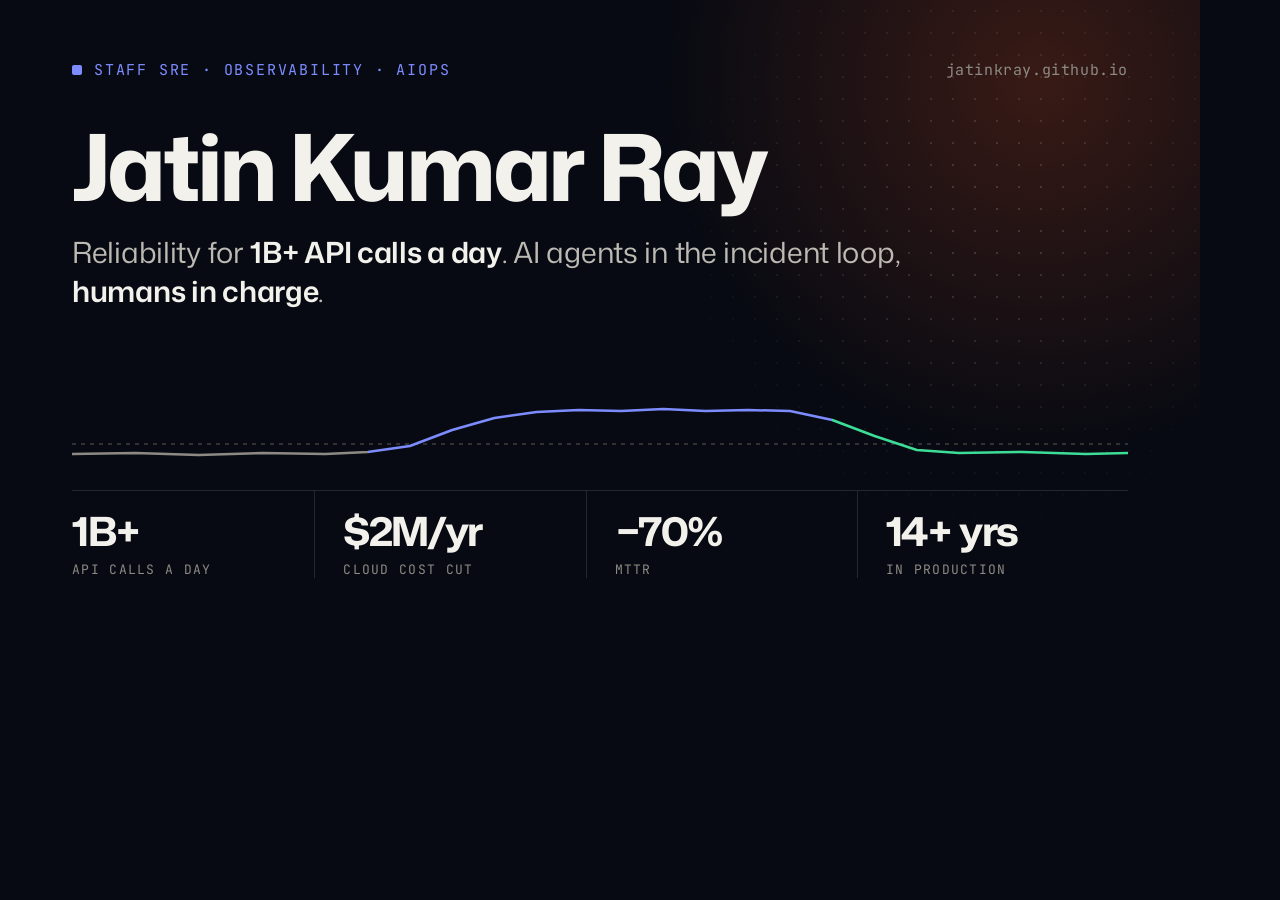
<file: scripts/og-src.html>
<!doctype html>
<!-- Source for assets/img/og-image.png (1200x630).
     Render: serve the repo root, open /scripts/og-src.html at 1200x630, screenshot. -->
<html>
<head>
<meta charset="utf-8">
<style>
  @font-face {
    font-family: "Mona Sans";
    src: url("../assets/fonts/MonaSans.woff2") format("woff2");
    font-weight: 200 900;
    font-stretch: 75% 125%;
  }
  @font-face {
    font-family: "JetBrains Mono";
    src: url("../assets/fonts/JetBrainsMono.woff2") format("woff2");
    font-weight: 400 600;
  }
  * { margin: 0; padding: 0; box-sizing: border-box; }
  html, body { width: 1200px; height: 630px; overflow: hidden; }
  body {
    position: relative;
    background: #070a12;
    color: #f3f1ec;
    font-family: "Mona Sans", sans-serif;
    -webkit-font-smoothing: antialiased;
  }
  .dots {
    position: absolute; inset: 0 0 0 40%;
    background-image: radial-gradient(rgba(243, 241, 236, 0.16) 1px, transparent 1.4px);
    background-size: 22px 22px;
    -webkit-mask-image: radial-gradient(60% 70% at 70% 35%, #000 10%, transparent 75%);
  }
  .glow {
    position: absolute; width: 760px; height: 760px; right: -220px; top: -300px;
    background: radial-gradient(closest-side, rgba(255, 91, 34, 0.2), transparent);
  }
  .content { position: relative; height: 100%; padding: 60px 72px 52px; display: flex; flex-direction: column; }
  .top { display: flex; justify-content: space-between; align-items: center; }
  .kicker, .url {
    font-family: "JetBrains Mono", monospace; font-size: 15px; letter-spacing: 0.12em; text-transform: uppercase;
  }
  .kicker { display: flex; align-items: center; gap: 12px; color: #7c8cff; }
  .kicker::before { content: ""; width: 10px; height: 10px; border-radius: 2px; background: #7c8cff; }
  .url { color: #8d8a84; text-transform: none; letter-spacing: 0.04em; }
  h1 { margin-top: 40px; font-size: 92px; font-weight: 760; letter-spacing: -0.04em; line-height: 1; }
  .tag { margin-top: 20px; max-width: 900px; font-size: 29px; line-height: 1.35; color: #bdbab3; letter-spacing: -0.01em; }
  .tag b { color: #f3f1ec; font-weight: 620; }
  .chart { position: relative; height: 70px; margin-top: auto; }
  .chart svg { position: absolute; inset: 0; width: 100%; height: 100%; }
  .kpis { display: flex; margin-top: 22px; border-top: 1px solid #25272e; }
  .k { flex: 1; padding-top: 20px; }
  .k + .k { padding-left: 28px; border-left: 1px solid #25272e; }
  .v { font-size: 40px; font-weight: 700; font-stretch: 112%; letter-spacing: -0.035em; line-height: 1; }
  .l { margin-top: 10px; font-family: "JetBrains Mono", monospace; font-size: 13px; letter-spacing: 0.1em; text-transform: uppercase; color: #8d8a84; }
</style>
</head>
<body>
  <div class="glow"></div>
  <div class="dots"></div>
  <div class="content">
    <div class="top">
      <span class="kicker">Staff SRE · Observability · AIOps</span>
      <span class="url">jatinkray.github.io</span>
    </div>
    <h1>Jatin Kumar Ray</h1>
    <p class="tag">Reliability for <b>1B+ API calls a day</b>. AI agents in the incident loop, <b>humans in charge</b>.</p>
    <div class="chart">
      <svg viewBox="0 0 600 70" preserveAspectRatio="none">
        <defs>
          <linearGradient id="g" gradientUnits="userSpaceOnUse" x1="0" y1="0" x2="600" y2="0">
            <stop offset="0" stop-color="#8d8a84"/><stop offset=".28" stop-color="#8d8a84"/>
            <stop offset=".28" stop-color="#7c8cff"/><stop offset=".72" stop-color="#7c8cff"/>
            <stop offset=".72" stop-color="#3ddc97"/><stop offset="1" stop-color="#3ddc97"/>
          </linearGradient>
        </defs>
        <line x1="0" y1="46" x2="600" y2="46" stroke="#5a5852" stroke-width="1" stroke-dasharray="4 5" vector-effect="non-scaling-stroke"/>
        <path d="M0 56 L36 55 L72 57 L108 55 L144 56 L168 54 L192 48 L216 32 L240 20 L264 14 L288 12 L312 13 L336 11 L360 13 L384 12 L408 13 L432 22 L456 38 L480 52 L504 55 L540 54 L576 56 L600 55" fill="none" stroke="url(#g)" stroke-width="2.5" stroke-linejoin="round" stroke-linecap="round" vector-effect="non-scaling-stroke"/>
      </svg>
    </div>
    <div class="kpis">
      <div class="k"><div class="v">1B+</div><div class="l">API calls a day</div></div>
      <div class="k"><div class="v">$2M/yr</div><div class="l">cloud cost cut</div></div>
      <div class="k"><div class="v">&minus;70%</div><div class="l">MTTR</div></div>
      <div class="k"><div class="v">14+ yrs</div><div class="l">in production</div></div>
    </div>
  </div>
</body>
</html>
</file>
<file: assets/css/style.css>
/* ============================================================
   Jatin Kumar Ray · Staff SRE & AIOps
   Signal Violet / technical mono: one indigo-violet accent on a
   dark OLED-adjacent base, hairline grid, sliding telemetry
   background. Type: Mona Sans + JetBrains Mono (self-hosted).
   Hero: a simulated incident replay (see assets/js/main.js).
   ============================================================ */

@font-face {
  font-family: "Mona Sans";
  src: url("../fonts/MonaSans.woff2") format("woff2");
  font-weight: 200 900;
  font-stretch: 75% 125%;
  font-style: normal;
  font-display: swap;
}
@font-face {
  font-family: "JetBrains Mono";
  src: url("../fonts/JetBrainsMono.woff2") format("woff2");
  font-weight: 400 600;
  font-style: normal;
  font-display: swap;
}
/* ============================================================
   Jatin Kumar Ray · Staff SRE & AIOps
   Signal Violet / technical mono: one indigo-violet accent on a
   dark OLED-adjacent base, hairline grid, sliding telemetry
   background. Type: Mona Sans + JetBrains Mono (self-hosted).
   Hero: a simulated incident replay (see assets/js/main.js).
   ============================================================ */

@font-face {
  font-family: "Mona Sans";
  src: url("../fonts/MonaSans.woff2") format("woff2");
  font-weight: 200 900;
  font-stretch: 75% 125%;
  font-style: normal;
  font-display: swap;
}
@font-face {
  font-family: "JetBrains Mono";
  src: url("../fonts/JetBrainsMono.woff2") format("woff2");
  font-weight: 400 600;
  font-style: normal;
  font-display: swap;
}

/* ---------- tokens (dark is the default) ---------- */
:root {
  color-scheme: dark;
  --bg: #070a12;
  --bg-alt: #0a0f1c;
  --surface: #0d1424;
  --surface-2: #131c31;
  --line: #1d2740;
  --line-strong: #314064;
  --ink: #e9edf7;
  --ink-2: #aab4cc;
  --ink-3: #828ea8;
  --accent: #7c8cff;
  --on-accent: #0a0d1f;
  --ok: #3ed598;
  --warn: #ffba5c;
  --info: #4cc3ff;
  --glow: 0.5;
  --glow-mix: 40%;
  --shade: rgb(0 0 0 / 0.55);
  --beam-a: rgb(124 140 255 / 0.14);
  --beam-b: rgb(76 195 255 / 0.09);
  --grid-line: rgb(124 140 255 / 0.055);

  --font: "Mona Sans", ui-sans-serif, system-ui, -apple-system, "Segoe UI", Roboto, sans-serif;
  --mono: "JetBrains Mono", ui-monospace, SFMono-Regular, Menlo, Consolas, monospace;
  --maxw: 1240px;
  --gutter: clamp(20px, 4vw, 32px);
  --r-lg: 18px;
  --r-md: 12px;
  --ease: cubic-bezier(0.2, 0.65, 0.25, 1);
}
html[data-theme="light"] {
  color-scheme: light;
  --bg: #f6f7fb;
  --bg-alt: #eef0f8;
  --surface: #ffffff;
  --surface-2: #f1f3fa;
  --line: #dde1ee;
  --line-strong: #c3cade;
  --ink: #131828;
  --ink-2: #3d465e;
  --ink-3: #5a6478;
  --accent: #3f4fd8;
  --on-accent: #ffffff;
  --ok: #0e7a4f;
  --warn: #a05a00;
  --info: #0b6bcb;
  --glow: 0.22;
  --glow-mix: 14%;
  --shade: rgb(19 24 40 / 0.14);
  --beam-a: rgb(63 79 216 / 0.055);
  --beam-b: rgb(11 107 203 / 0.04);
  --grid-line: rgb(63 79 216 / 0.06);
}

/* ---------- sliding telemetry background ----------
   Fixed, behind everything. Three layers, transform/opacity only:
   1. a hairline grid that pans slowly, 2. two diagonal aurora beams
   drifting on long keyframes, 3. a faint scanline sweep. Everything
   is inert (aria-hidden, pointer-events none) and fully disabled
   under prefers-reduced-motion.                                     */
.sky {
  position: fixed;
  inset: 0;
  z-index: -1;
  overflow: hidden;
  pointer-events: none;
  background: var(--bg);
}
.sky::before {
  /* panning hairline grid */
  content: "";
  position: absolute;
  inset: -80px;
  background-image:
    linear-gradient(var(--grid-line) 1px, transparent 1px),
    linear-gradient(90deg, var(--grid-line) 1px, transparent 1px);
  background-size: 56px 56px;
  animation: sky-grid 90s linear infinite;
  will-change: transform;
}
.sky::after {
  /* faint scanline sweep */
  content: "";
  position: absolute;
  left: 0; right: 0; top: -20%;
  height: 20%;
  background: linear-gradient(to bottom, transparent, rgb(124 140 255 / 0.035), transparent);
  animation: sky-scan 22s linear infinite;
  will-change: transform;
}
.sky-beam {
  position: absolute;
  width: 140vmax;
  height: 34vmax;
  left: -20vmax;
  filter: blur(2px);
  will-change: transform;
}
.sky-beam-a {
  top: -6vmax;
  background: linear-gradient(100deg, transparent 12%, var(--beam-a) 38%, var(--beam-b) 62%, transparent 88%);
  transform: rotate(-14deg);
  animation: sky-beam-a 48s ease-in-out infinite alternate;
}
.sky-beam-b {
  bottom: -14vmax;
  background: linear-gradient(80deg, transparent 18%, var(--beam-b) 44%, var(--beam-a) 68%, transparent 92%);
  transform: rotate(11deg);
  animation: sky-beam-b 64s ease-in-out infinite alternate;
}
@keyframes sky-grid {
  from { transform: translate3d(0, 0, 0); }
  to   { transform: translate3d(56px, 56px, 0); }
}
@keyframes sky-scan {
  from { transform: translate3d(0, -20%, 0); }
  to   { transform: translate3d(0, 620%, 0); }
}
@keyframes sky-beam-a {
  from { transform: rotate(-14deg) translate3d(-6vmax, 0, 0) scaleX(1); }
  to   { transform: rotate(-11deg) translate3d(8vmax, 4vmax, 0) scaleX(1.15); }
}
@keyframes sky-beam-b {
  from { transform: rotate(11deg) translate3d(6vmax, 0, 0) scaleX(1.1); }
  to   { transform: rotate(8deg) translate3d(-8vmax, -4vmax, 0) scaleX(1); }
}
html[data-theme="light"] .sky::after {
  background: linear-gradient(to bottom, transparent, rgb(63 79 216 / 0.03), transparent);
}
@media (prefers-reduced-motion: reduce) {
  .sky::before, .sky::after, .sky-beam { animation: none; }
}

/* ---------- base ---------- */
*, *::before, *::after { box-sizing: border-box; }
* { margin: 0; padding: 0; }
html {
  background: var(--bg);
  color: var(--ink);
  font-family: var(--font);
  -webkit-text-size-adjust: 100%;
  text-size-adjust: 100%;
  scroll-behavior: smooth;
  scroll-padding-top: 80px;
}
html:has(dialog[open]) { overflow: hidden; }
body {
  font-size: 16px;
  line-height: 1.6;
  -webkit-font-smoothing: antialiased;
  -moz-osx-font-smoothing: grayscale;
  text-rendering: optimizeLegibility;
}
ul, ol { list-style: none; }
img, svg { display: block; max-width: 100%; }
img { height: auto; }
a { color: inherit; text-decoration: none; }
button { font: inherit; color: inherit; background: none; border: 0; cursor: pointer; }
strong, b { font-weight: 620; color: var(--ink); }
code { font-family: var(--mono); }
::selection { background: var(--accent); color: var(--on-accent); }
:focus-visible { outline: 2px solid var(--accent); outline-offset: 3px; border-radius: 6px; }
main:focus { outline: none; }

.sprite { position: absolute; width: 0; height: 0; overflow: hidden; }
.skip {
  position: absolute; left: 12px; top: -64px; z-index: 100;
  padding: 10px 16px; border-radius: 10px;
  background: var(--ink); color: var(--bg); font-weight: 600;
  transition: top 0.2s;
}
.skip:focus { top: 12px; }
.wrap { width: 100%; max-width: var(--maxw); margin-inline: auto; padding-inline: var(--gutter); }
.ic {
  width: 18px; height: 18px; flex: none;
  fill: none; stroke: currentColor; stroke-width: 2;
  stroke-linecap: round; stroke-linejoin: round;
}
.kicker {
  display: flex; align-items: center; gap: 8px;
  font-family: var(--mono);
  font-size: 12px;
  font-weight: 500;
  letter-spacing: 0.1em;
  text-transform: uppercase;
  color: var(--ink-3);
}
.kicker::before { content: "//"; color: var(--accent); font-weight: 600; }

/* ---------- buttons ---------- */
.btn {
  display: inline-flex; align-items: center; justify-content: center; gap: 9px;
  min-height: 46px; padding: 0 20px;
  border: 1px solid transparent; border-radius: 10px;
  font-size: 15px; font-weight: 600; letter-spacing: -0.005em; line-height: 1;
  white-space: nowrap;
  transition: background-color 0.15s, border-color 0.15s, color 0.15s, transform 0.15s;
}
.btn .ic { width: 17px; height: 17px; }
.btn-primary { background: var(--accent); color: var(--on-accent); }
.btn-primary:hover { background: color-mix(in oklab, var(--accent) 86%, var(--ink)); }
.btn-primary:active { transform: translateY(1px); }
.btn-ghost { border-color: var(--line-strong); color: var(--ink); }
.btn-ghost:hover { background: var(--surface); border-color: var(--ink-3); }
.btn-sm { min-height: 38px; padding: 0 14px; border-radius: 9px; font-size: 14px; }
.icon-btn {
  display: inline-grid; place-items: center; flex: none;
  width: 38px; height: 38px;
  border: 1px solid var(--line-strong); border-radius: 9px;
  color: var(--ink-2);
  transition: color 0.15s, background-color 0.15s, border-color 0.15s;
}
.icon-btn:hover { color: var(--ink); background: var(--surface); border-color: var(--ink-3); }
.icon-btn-lg { width: 46px; height: 46px; border-radius: 10px; }
@media (pointer: coarse) {
  .icon-btn { width: 44px; height: 44px; }
  .btn-sm { min-height: 44px; }
}

/* ============================================================
   TOP BAR
   ============================================================ */
.topbar {
  position: sticky; top: 0; z-index: 50;
  background: color-mix(in oklab, var(--bg) 76%, transparent);
  -webkit-backdrop-filter: saturate(1.5) blur(14px);
  backdrop-filter: saturate(1.5) blur(14px);
  border-bottom: 1px solid var(--line);
}
.topbar-in { display: flex; align-items: center; gap: 20px; height: 64px; }
.brand { display: flex; align-items: center; gap: 10px; min-width: 0; }
.brand-mark { width: 28px; height: 28px; flex: none; }
.brand-mark rect { fill: var(--accent); }
.brand-mark path {
  fill: none; stroke: var(--on-accent); stroke-width: 2.6;
  stroke-linecap: round; stroke-linejoin: round;
}
.brand-name {
  font-size: 15.5px; font-weight: 650; font-stretch: 108%;
  letter-spacing: -0.01em; white-space: nowrap;
}
.brand-role {
  padding-left: 12px; margin-left: 2px;
  border-left: 1px solid var(--line-strong);
  font-family: var(--mono); font-size: 11px; letter-spacing: 0.08em;
  text-transform: uppercase; color: var(--ink-3); white-space: nowrap;
}
.nav { display: flex; gap: 2px; margin-left: auto; }
.nav a {
  position: relative;
  padding: 8px 12px; border-radius: 8px;
  font-size: 14.5px; font-weight: 520; color: var(--ink-2);
  transition: color 0.15s, background-color 0.15s;
}
.nav a:hover { color: var(--ink); background: var(--surface); }
.nav a.active { color: var(--ink); }
.nav a.active::after {
  content: ""; position: absolute; left: 12px; right: 12px; bottom: 2px;
  height: 2px; border-radius: 2px; background: var(--accent);
}
.top-actions { display: flex; align-items: center; gap: 8px; }
#theme .ic-moon { display: none; }
html[data-theme="light"] #theme .ic-sun { display: none; }
html[data-theme="light"] #theme .ic-moon { display: block; }
@media (max-width: 980px) {
  .nav { display: none; }
  .top-actions { margin-left: auto; }
}
@media (max-width: 560px) { .brand-role { display: none; } }

/* ============================================================
   HERO
   ============================================================ */
.hero {
  position: relative; isolation: isolate; overflow: clip;
  padding-block: clamp(32px, 4.4vw, 52px) clamp(48px, 6vw, 80px);
}
/* dot grid behind the replay panel */
.hero::before {
  content: ""; position: absolute; z-index: -1; inset: 0 0 0 46%;
  background-image: radial-gradient(color-mix(in oklab, var(--ink) 18%, transparent) 1px, transparent 1.4px);
  background-size: 22px 22px;
  -webkit-mask-image: radial-gradient(60% 60% at 55% 45%, #000 15%, transparent 72%);
  mask-image: radial-gradient(60% 60% at 55% 45%, #000 15%, transparent 72%);
  opacity: 0.6;
}
/* signal glow */
.hero::after {
  content: ""; position: absolute; z-index: -1;
  width: 760px; height: 760px; right: -180px; top: -240px;
  background: radial-gradient(closest-side, color-mix(in oklab, var(--accent) 14%, transparent), transparent);
  opacity: var(--glow);
}
.hero-grid {
  display: grid;
  grid-template-columns: minmax(0, 1.04fr) minmax(0, 1fr);
  gap: clamp(32px, 4.5vw, 64px);
  align-items: start;
}
.avail {
  display: inline-flex; align-items: center; gap: 10px;
  padding: 6px 14px 6px 10px;
  border: 1px solid var(--line); border-radius: 999px;
  background: color-mix(in oklab, var(--surface) 70%, transparent);
  font-family: var(--mono); font-size: 11.5px; letter-spacing: 0.08em;
  text-transform: uppercase; color: var(--ink-2);
}
.avail .dot {
  width: 8px; height: 8px; border-radius: 50%; background: var(--ok);
  box-shadow: 0 0 0 4px color-mix(in oklab, var(--ok) 20%, transparent);
}
.hero h1 {
  margin-top: 22px;
  font-size: clamp(42px, 4.75vw, 70px);
  font-weight: 760;
  letter-spacing: -0.038em;
  line-height: 1;
  text-wrap: balance;
}
.hero-role {
  margin-top: 14px;
  font-family: var(--mono); font-size: 13px; letter-spacing: 0.1em;
  text-transform: uppercase; color: var(--accent);
}
.lead {
  margin-top: 22px; max-width: 34em;
  font-size: clamp(17px, 1.35vw, 19px); line-height: 1.6; color: var(--ink-2);
}
.cta-row { display: flex; flex-wrap: wrap; align-items: center; gap: 10px; margin-top: 30px; }
.hero .cta-row { flex-wrap: nowrap; gap: 8px; }
.hero .cta-row .btn { min-height: 44px; padding: 0 16px; font-size: 14.5px; }
.hero .cta-row .icon-btn-lg { width: 44px; height: 44px; }
@media (max-width: 1180px) {
  .hero .cta-row .btn { padding: 0 12px; font-size: 13.5px; }
}
.proof {
  display: grid; grid-template-columns: repeat(2, minmax(0, 1fr));
  margin-top: 32px; border-top: 1px solid var(--line);
}
.proof li {
  display: flex; flex-direction: column;
  padding: 18px 20px 18px 0;
  border-bottom: 1px solid var(--line);
}
.proof li:nth-child(even) { padding-left: 22px; padding-right: 0; border-left: 1px solid var(--line); }
.proof .n {
  font-size: clamp(28px, 2.6vw, 38px); font-weight: 700; font-stretch: 112%;
  letter-spacing: -0.035em; line-height: 1.05; font-variant-numeric: tabular-nums;
}
.proof .l { margin-top: 8px; font-size: 14px; line-height: 1.45; color: var(--ink-2); }
.proof .src {
  margin-top: 8px;
  font-family: var(--mono); font-size: 10.5px; letter-spacing: 0.1em;
  text-transform: uppercase; color: var(--ink-3);
}

/* ============================================================
   INCIDENT REPLAY
   --state follows the incident: red → amber → blue → amber → green
   --p is chart progress (0–1), driven by main.js
   ============================================================ */
.replay {
  --state: var(--ok);
  --p: 1;
  position: relative;
  background: var(--surface);
  border: 1px solid var(--line);
  border-radius: var(--r-lg);
  overflow: hidden;
  box-shadow:
    0 50px 100px -60px color-mix(in oklab, var(--state) var(--glow-mix), transparent),
    0 24px 60px -36px var(--shade);
  transition: box-shadow 0.6s var(--ease);
}
.replay::before {
  content: ""; position: absolute; inset: 0 0 auto; height: 2px;
  background: var(--state); transition: background-color 0.5s;
}
.replay[data-state="firing"] { --state: var(--accent); }
.replay[data-state="investigating"],
.replay[data-state="mitigating"] { --state: var(--warn); }
.replay[data-state="approval"] { --state: var(--info); }
.replay[data-state="resolved"] { --state: var(--ok); }

/* first paint with JS: hide the log until main.js arms the replay */
.js .replay:not(.armed):not(.static) :is(.rp-log, .rp-status, .rp-chart) { visibility: hidden; }

.rp-head {
  display: flex; flex-wrap: wrap; align-items: center; justify-content: space-between;
  gap: 10px 12px; padding: 12px 14px 12px 20px;
  border-bottom: 1px solid var(--line);
}
.rp-tags { display: flex; align-items: center; gap: 10px; min-width: 0; }
.rp-tag {
  font-family: var(--mono); font-size: 11.5px; letter-spacing: 0.1em;
  text-transform: uppercase; color: var(--ink-2); white-space: nowrap;
}
.rp-sim {
  padding: 2px 8px; border: 1px dashed var(--line-strong); border-radius: 999px;
  font-family: var(--mono); font-size: 10px; letter-spacing: 0.1em;
  text-transform: uppercase; color: var(--ink-3); white-space: nowrap;
}
.rp-ctrl { display: flex; align-items: center; gap: 8px; }
.rp-status {
  display: inline-flex; align-items: center; gap: 8px;
  height: 28px; padding: 0 11px; border-radius: 999px;
  font-family: var(--mono); font-size: 11px; letter-spacing: 0.08em;
  text-transform: uppercase; white-space: nowrap;
  color: var(--state);
  background: color-mix(in oklab, var(--state) 9%, transparent);
  border: 1px solid color-mix(in oklab, var(--state) 34%, transparent);
  transition: color 0.4s, background-color 0.4s, border-color 0.4s;
}
.rp-status .dot { width: 7px; height: 7px; border-radius: 50%; background: currentColor; }
.replay[data-state="firing"] .rp-status .dot { animation: ping 1.2s var(--ease) 4; }
@keyframes ping {
  from { box-shadow: 0 0 0 0 color-mix(in oklab, var(--state) 60%, transparent); }
  to { box-shadow: 0 0 0 7px transparent; }
}
.rp-btn { width: 32px; height: 32px; border-radius: 8px; }
.rp-btn .ic { width: 15px; height: 15px; }

.rp-body { padding: 16px 20px 4px; }
.rp-title { font-size: 17px; font-weight: 640; font-stretch: 104%; letter-spacing: -0.01em; line-height: 1.3; }
.rp-meta { margin-top: 4px; font-family: var(--mono); font-size: 11.5px; letter-spacing: 0.02em; color: var(--ink-3); }

.rp-chart { position: relative; height: 104px; margin: 26px 0 10px; }
.rp-chart svg { position: absolute; inset: 0; width: 100%; height: 100%; overflow: visible; }
.rp-line {
  fill: none; stroke: url(#rpStroke); stroke-width: 2;
  stroke-linejoin: round; stroke-linecap: round; vector-effect: non-scaling-stroke;
}
.rp-area { fill: url(#rpFill); }
.s-norm { stop-color: var(--ink-3); }
.s-crit { stop-color: var(--accent); }
.s-ok { stop-color: var(--ok); }
.f-norm { stop-color: var(--ink-3); stop-opacity: 0.07; }
.f-crit { stop-color: var(--accent); stop-opacity: 0.16; }
.f-ok { stop-color: var(--ok); stop-opacity: 0.1; }
.rp-mark { position: absolute; top: -16px; bottom: 0; border-left: 1px dashed var(--line-strong); }
.rp-mark span {
  position: absolute; top: 0; left: 5px;
  font-family: var(--mono); font-size: 10px; letter-spacing: 0.04em; line-height: 1;
  color: var(--ink-3); white-space: nowrap;
}
.rp-curtain {
  position: absolute; top: -18px; bottom: -2px; right: -2px;
  left: calc(var(--p) * 100%);
  background: linear-gradient(90deg, color-mix(in oklab, var(--surface) 0%, transparent), var(--surface) 16px);
}
.rp-now {
  position: absolute; top: -6px; bottom: 0; left: calc(var(--p) * 100%);
  width: 1px; background: var(--state); opacity: 0; transition: opacity 0.3s;
}
.replay.is-live .rp-now { opacity: 1; }
.rp-slo {
  position: absolute; left: 0; right: 0; top: 65%;
  border-top: 1px dashed color-mix(in oklab, var(--ink-3) 80%, transparent);
}
.rp-slo span {
  position: absolute; right: 0; bottom: 4px; padding-left: 6px;
  font-family: var(--mono); font-size: 10px; line-height: 1;
  color: var(--ink-3); background: var(--surface);
}

.rp-log { display: grid; gap: 1px; margin: 4px -8px 0; }
.rp-log li {
  display: grid; grid-template-columns: 58px 62px minmax(0, 1fr);
  align-items: baseline; column-gap: 10px;
  padding: 6px 8px; border-radius: 8px;
  font-size: 13.5px; line-height: 1.45; color: var(--ink-2);
  transition: opacity 0.45s var(--ease), transform 0.45s var(--ease), background-color 1.2s;
}
.replay.armed .rp-log li:not(.on) { opacity: 0; transform: translateY(6px); }
.rp-log li.latest { background: color-mix(in oklab, var(--state) 9%, transparent); }
.rp-log time { font-family: var(--mono); font-size: 11.5px; color: var(--ink-3); font-variant-numeric: tabular-nums; }
.who {
  justify-self: start;
  padding: 4px 6px 3px; border-radius: 5px;
  border: 1px solid color-mix(in oklab, currentColor 40%, transparent);
  font-family: var(--mono); font-size: 10px; font-weight: 500;
  letter-spacing: 0.09em; text-transform: uppercase; line-height: 1;
}
.who-alert { color: var(--accent); background: color-mix(in oklab, var(--accent) 9%, transparent); }
.who-agent { color: var(--info); background: color-mix(in oklab, var(--info) 9%, transparent); }
.who-human { color: var(--ink); background: color-mix(in oklab, var(--ink) 7%, transparent); }
.who-check { color: var(--ok); background: color-mix(in oklab, var(--ok) 9%, transparent); }
.what code {
  margin-right: 4px; padding: 1px 6px;
  border: 1px solid var(--line); border-radius: 5px;
  background: var(--surface-2);
  font-size: 11.5px; color: var(--ink); white-space: nowrap;
}
.rp-action {
  display: flex; flex-wrap: wrap; align-items: center; justify-content: space-between;
  gap: 6px 12px; margin-top: 8px; padding: 9px 12px;
  border: 1px solid color-mix(in oklab, var(--info) 40%, transparent);
  border-radius: 9px;
  background: color-mix(in oklab, var(--info) 8%, transparent);
  color: var(--ink); font-weight: 560;
  transition: border-color 0.4s, background-color 0.4s;
}
.rp-gate {
  display: inline-flex; align-items: center; gap: 6px;
  font-family: var(--mono); font-size: 10.5px; font-weight: 500;
  letter-spacing: 0.08em; text-transform: uppercase; color: var(--info);
}
.rp-gate .ic { width: 13px; height: 13px; stroke-width: 2.6; }
.g-ok { display: none; align-items: center; gap: 6px; }
.replay:is([data-state="mitigating"], [data-state="resolved"]) .rp-action {
  border-color: color-mix(in oklab, var(--ok) 40%, transparent);
  background: color-mix(in oklab, var(--ok) 8%, transparent);
}
.replay:is([data-state="mitigating"], [data-state="resolved"]) .rp-gate { color: var(--ok); }
.replay:is([data-state="mitigating"], [data-state="resolved"]) .g-wait { display: none; }
.replay:is([data-state="mitigating"], [data-state="resolved"]) .g-ok { display: inline-flex; }
.rp-foot {
  margin-top: 10px; padding: 12px 20px 16px;
  border-top: 1px solid var(--line);
  font-size: 12.5px; line-height: 1.55; color: var(--ink-3);
}

/* ============================================================
   COMPANIES STRIP
   ============================================================ */
.orgs {
  border-block: 1px solid var(--line);
  background: color-mix(in oklab, var(--bg-alt) 82%, transparent);
  overflow: hidden;
}
.orgs-in { display: flex; align-items: center; gap: 40px; padding-block: 20px; }
.orgs .kicker { flex: none; }
.orgs-mask {
  flex: 1; min-width: 0; overflow: hidden;
  -webkit-mask-image: linear-gradient(90deg, transparent, #000 6%, #000 94%, transparent);
  mask-image: linear-gradient(90deg, transparent, #000 6%, #000 94%, transparent);
}
.orgs ul {
  display: flex; align-items: baseline; gap: 44px;
  width: max-content;
  animation: orgs-slide 36s linear infinite;
  will-change: transform;
}
.orgs-mask:hover ul { animation-play-state: paused; }
@keyframes orgs-slide {
  from { transform: translate3d(0, 0, 0); }
  to   { transform: translate3d(-50%, 0, 0); }
}
.orgs li {
  font-size: 17px; font-weight: 640; font-stretch: 110%;
  letter-spacing: -0.015em; color: var(--ink-2); white-space: nowrap;
}
.orgs li span {
  margin-left: 6px;
  font-size: 12.5px; font-weight: 450; font-stretch: 100%; letter-spacing: 0;
  color: var(--ink-3);
}
@media (prefers-reduced-motion: reduce) {
  .orgs ul { animation: none; flex-wrap: wrap; width: auto; }
}

/* ============================================================
   SECTIONS
   ============================================================ */
.section { padding-block: clamp(72px, 9vw, 128px); }
.section-alt { background: color-mix(in oklab, var(--bg-alt) 80%, transparent); border-block: 1px solid var(--line); }
.sec-head {
  display: grid; grid-template-columns: minmax(0, 3fr) minmax(0, 9fr);
  column-gap: clamp(24px, 4vw, 56px);
  margin-bottom: clamp(36px, 5vw, 60px);
}
.sec-head .kicker { grid-column: 1; grid-row: 1 / span 2; align-self: start; padding-top: 0.9em; }
.sec-head .kicker,
.contact .kicker { display: flex; align-items: center; gap: 8px; }
.sec-head h2 {
  grid-column: 2;
  font-size: clamp(32px, 4.2vw, 58px); font-weight: 740; font-stretch: 110%;
  letter-spacing: -0.035em; line-height: 1.04; text-wrap: balance;
}
.sec-head h2 + p {
  grid-column: 2; max-width: 42em; margin-top: 18px;
  font-size: clamp(16.5px, 1.3vw, 18.5px); color: var(--ink-2);
}

/* ---------- 01 · scope ---------- */
.scope {
  display: grid; grid-template-columns: repeat(3, minmax(0, 1fr));
  gap: 1px; background: var(--line);
  border: 1px solid var(--line); border-radius: var(--r-lg); overflow: hidden;
}
.scope { counter-reset: cell; }
.scope article {
  position: relative;
  display: flex; flex-direction: column; min-height: 260px;
  padding: clamp(24px, 2.4vw, 32px);
  padding-top: clamp(40px, 3.4vw, 52px);
  background: var(--bg); transition: background-color 0.2s;
  counter-increment: cell;
}
.scope article::before {
  content: "0" counter(cell);
  position: absolute; top: clamp(16px, 1.8vw, 22px); left: clamp(24px, 2.4vw, 32px);
  font-family: var(--mono); font-size: 11px; letter-spacing: 0.1em;
  color: var(--ink-3);
}
.scope article:hover { background: var(--surface); }
.scope article:hover::before { color: var(--accent); }
.scope .k {
  font-family: var(--mono); font-size: 11.5px; letter-spacing: 0.08em;
  text-transform: uppercase; color: var(--accent);
}
.scope h3 {
  margin-top: 14px;
  font-size: 22px; font-weight: 680; font-stretch: 108%;
  letter-spacing: -0.02em; line-height: 1.2;
}
.scope p:not(.k):not(.where) { margin-top: 10px; font-size: 15.5px; line-height: 1.6; color: var(--ink-2); }
.scope .where {
  margin-top: auto; padding-top: 20px;
  font-family: var(--mono); font-size: 11px; letter-spacing: 0.08em;
  text-transform: uppercase; color: var(--ink-3);
}

/* ---------- 02 · aiops ---------- */
.aiops-grid {
  display: grid; grid-template-columns: minmax(0, 8fr) minmax(0, 4fr);
  gap: clamp(20px, 3vw, 32px); align-items: start;
}
.stack {
  position: relative; overflow: hidden;
  background: var(--surface);
  border: 1px solid var(--line); border-radius: var(--r-lg);
}
.layer {
  position: relative;
  display: grid; grid-template-columns: 150px minmax(0, 1fr); gap: 8px 28px;
  padding: 24px 28px 24px 68px;
  border-top: 1px solid var(--line);
}
.layer:first-child { border-top: 0; }
/* node */
.layer::before {
  content: ""; position: absolute; z-index: 1; left: 30px; top: 31px;
  width: 12px; height: 12px; border-radius: 50%;
  background: var(--surface); border: 2px solid var(--accent);
  box-shadow: 0 0 0 4px color-mix(in oklab, var(--accent) 16%, transparent);
  transition: border-color 0.35s, box-shadow 0.35s;
}
/* rail segment down to the next node; fills bottom-up (data → action) */
.layer:not(:last-child)::after {
  content: ""; position: absolute; left: 35px; top: 43px; bottom: -31px; width: 2px;
  background: linear-gradient(var(--accent), var(--accent)) bottom / 100% 100% no-repeat, var(--line-strong);
  transition: background-size 0.4s linear;
}
.rv .stack:not(.in) .layer::before { border-color: var(--line-strong); box-shadow: none; }
.rv .stack:not(.in) .layer:not(:last-child)::after { background-size: 100% 0%; }
.stack .layer:nth-child(5)::before { transition-delay: 0.2s; }
.stack .layer:nth-child(4)::after { transition-delay: 0.3s; }
.stack .layer:nth-child(4)::before { transition-delay: 0.7s; }
.stack .layer:nth-child(3)::after { transition-delay: 0.8s; }
.stack .layer:nth-child(3)::before { transition-delay: 1.2s; }
.stack .layer:nth-child(2)::after { transition-delay: 1.3s; }
.stack .layer:nth-child(2)::before { transition-delay: 1.7s; }
.stack .layer:nth-child(1)::after { transition-delay: 1.8s; }
.stack .layer:nth-child(1)::before { transition-delay: 2.2s; }
.layer-n {
  display: block;
  font-family: var(--mono); font-size: 10.5px; letter-spacing: 0.1em;
  text-transform: uppercase; color: var(--ink-3);
}
.layer h3 {
  margin-top: 4px;
  font-size: 26px; font-weight: 720; font-stretch: 116%;
  letter-spacing: -0.03em; line-height: 1.1;
}
.layer p { font-size: 15.5px; line-height: 1.6; color: var(--ink-2); }
.layer .chips { margin-top: 12px; }
.chips { display: flex; flex-wrap: wrap; gap: 6px; }
.chip {
  display: inline-flex; align-items: center;
  padding: 4px 9px 3px; border: 1px solid var(--line-strong); border-radius: 999px;
  font-family: var(--mono); font-size: 11px; letter-spacing: 0.03em; line-height: 1.3;
  color: var(--ink-2); white-space: nowrap;
}
.rules {
  position: sticky; top: 88px;
  padding: 28px;
  background: var(--bg);
  border: 1px solid var(--line); border-radius: var(--r-lg);
}
.rules h3 {
  font-family: var(--mono); font-size: 12px; font-weight: 500;
  letter-spacing: 0.1em; text-transform: uppercase; color: var(--ink-3);
}
.rules ol { display: grid; gap: 20px; margin-top: 20px; counter-reset: rule; }
.rules li { display: grid; grid-template-columns: 30px minmax(0, 1fr); counter-increment: rule; }
.rules li::before {
  content: counter(rule, decimal-leading-zero);
  padding-top: 4px; font-family: var(--mono); font-size: 12px; color: var(--accent);
}
.rules strong {
  display: block;
  font-size: 17px; font-weight: 660; font-stretch: 106%;
  letter-spacing: -0.015em; line-height: 1.3;
}
.rules span { display: block; margin-top: 4px; font-size: 14.5px; line-height: 1.55; color: var(--ink-2); }

/* ---------- 03 · builds ---------- */
.build {
  display: grid; grid-template-columns: minmax(0, 5fr) minmax(0, 7fr);
  gap: clamp(28px, 4vw, 56px); align-items: start;
  padding: clamp(22px, 3vw, 40px);
  background: var(--surface);
  border: 1px solid var(--line); border-radius: var(--r-lg);
}
.build + .build { margin-top: clamp(20px, 3vw, 32px); }
.b-type {
  font-family: var(--mono); font-size: 11.5px; letter-spacing: 0.08em;
  text-transform: uppercase; color: var(--ink-3);
}
.build h3 {
  margin-top: 14px;
  font-size: clamp(36px, 4vw, 52px); font-weight: 760; font-stretch: 114%;
  letter-spacing: -0.04em; line-height: 1;
}
.b-tagline { margin-top: 16px; font-size: 16.5px; line-height: 1.6; color: var(--ink-2); }
.b-copy > .chips { margin-top: 18px; }
.b-kpis {
  display: grid; grid-template-columns: repeat(2, minmax(0, 1fr));
  margin-top: 26px; border-top: 1px solid var(--line);
}
.b-kpis li {
  display: flex; flex-direction: column;
  padding: 14px 16px 14px 0; border-bottom: 1px solid var(--line);
}
.b-kpis li:nth-child(even) { padding-left: 18px; padding-right: 0; border-left: 1px solid var(--line); }
.b-kpis .v {
  font-size: 26px; font-weight: 700; font-stretch: 110%;
  letter-spacing: -0.03em; line-height: 1.1; font-variant-numeric: tabular-nums;
}
.b-kpis .d { margin-top: 6px; font-size: 13px; line-height: 1.45; color: var(--ink-3); }
.b-points { display: grid; gap: 12px; margin-top: 24px; }
.b-points li,
.xp-body ul li { position: relative; padding-left: 20px; line-height: 1.6; color: var(--ink-2); }
.b-points li { font-size: 15px; }
.b-points li::before,
.xp-body ul li::before {
  content: ""; position: absolute; left: 0; top: 0.78em;
  width: 9px; height: 2px; border-radius: 2px; background: var(--accent);
}
.b-links { display: flex; flex-wrap: wrap; gap: 10px; margin-top: 28px; }
.gallery { position: sticky; top: 88px; }
.g-tabs {
  display: flex; gap: 2px; width: fit-content; max-width: 100%;
  margin-bottom: 12px; padding: 4px;
  overflow-x: auto; scrollbar-width: none;
  background: var(--bg); border: 1px solid var(--line); border-radius: 12px;
}
.g-tabs::-webkit-scrollbar { display: none; }
.g-tab {
  flex: none; padding: 8px 12px; border-radius: 8px;
  font-family: var(--mono); font-size: 11.5px; letter-spacing: 0.06em;
  text-transform: uppercase; color: var(--ink-3);
  transition: color 0.15s, background-color 0.15s;
}
.g-tab:hover { color: var(--ink); }
.g-tab[aria-pressed="true"] {
  color: var(--ink); background: var(--surface-2);
  box-shadow: inset 0 0 0 1px var(--line-strong);
}
.g-frame {
  position: relative; display: block; width: 100%; aspect-ratio: 16 / 10;
  overflow: hidden; cursor: zoom-in;
  background: var(--bg); border: 1px solid var(--line); border-radius: 12px;
}
.g-frame img {
  width: 100%; height: 100%; object-fit: cover; object-position: top left;
  transition: transform 0.5s var(--ease);
}
.g-frame:hover img { transform: scale(1.015); }
.g-zoom {
  position: absolute; right: 12px; bottom: 12px;
  display: grid; place-items: center; width: 36px; height: 36px; border-radius: 9px;
  background: rgb(11 12 14 / 0.72); color: #e9edf7;
  opacity: 0; transition: opacity 0.2s;
}
.g-frame:hover .g-zoom,
.g-frame:focus-visible .g-zoom { opacity: 1; }
@media (hover: none) { .g-zoom { opacity: 1; } }
.g-cap { margin-top: 10px; font-size: 13.5px; color: var(--ink-3); }

/* ---------- 04 · experience ---------- */
.xp { border-top: 1px solid var(--line); }
.xp > li {
  display: grid; grid-template-columns: minmax(0, 3fr) minmax(0, 9fr);
  column-gap: clamp(24px, 4vw, 56px); row-gap: 10px;
  padding-block: 30px; border-bottom: 1px solid var(--line);
}
.xp-when {
  display: flex; flex-direction: column; gap: 4px; padding-top: 4px;
  font-family: var(--mono); font-size: 12px; letter-spacing: 0.06em;
  text-transform: uppercase; color: var(--ink-3);
}
.xp-when b { font-weight: 500; color: var(--ink-2); }
.xp-when .now {
  align-self: flex-start; margin-bottom: 4px; padding: 3px 8px; border-radius: 999px;
  border: 1px solid color-mix(in oklab, var(--accent) 45%, transparent);
  background: color-mix(in oklab, var(--accent) 10%, transparent);
  font-size: 10.5px; color: var(--accent);
}
.xp h3 {
  font-size: clamp(22px, 2vw, 26px); font-weight: 700; font-stretch: 110%;
  letter-spacing: -0.025em; line-height: 1.15;
}
.xp h3 span {
  margin-left: 8px;
  font-size: 0.62em; font-weight: 450; font-stretch: 100%; letter-spacing: 0;
  color: var(--ink-3);
}
.xp-role { margin-top: 4px; font-size: 15.5px; font-weight: 540; color: var(--ink-2); }
.xp-body ul { display: grid; gap: 9px; margin-top: 14px; }
.xp-body ul li { font-size: 15.5px; }
.xp-body > p:not(.xp-role) { max-width: 46em; margin-top: 12px; font-size: 15.5px; line-height: 1.6; color: var(--ink-2); }

/* ---------- 05 · toolkit ---------- */
.tk { display: grid; grid-template-columns: minmax(0, 7fr) minmax(0, 5fr); gap: clamp(32px, 5vw, 72px); }
.tk h3 {
  margin-bottom: 14px;
  font-family: var(--mono); font-size: 12px; font-weight: 500;
  letter-spacing: 0.1em; text-transform: uppercase; color: var(--ink-3);
}
.tk h3:not(:first-child) { margin-top: 40px; }
.skills { border-top: 1px solid var(--line); }
.skills div {
  display: grid; grid-template-columns: 140px minmax(0, 1fr); gap: 16px;
  padding-block: 15px; border-bottom: 1px solid var(--line);
}
.skills dt {
  padding-top: 3px;
  font-family: var(--mono); font-size: 11.5px; letter-spacing: 0.08em;
  text-transform: uppercase; color: var(--accent);
}
.skills dd { font-size: 15.5px; line-height: 1.55; }
.certs { border-top: 1px solid var(--line); }
.certs li {
  display: flex; align-items: baseline; justify-content: space-between; gap: 16px;
  padding-block: 13px; border-bottom: 1px solid var(--line);
  font-size: 15px; line-height: 1.45;
}
.certs .iss {
  flex: none;
  font-family: var(--mono); font-size: 11px; letter-spacing: 0.08em;
  text-transform: uppercase; color: var(--ink-3);
}

/* ---------- 06 · contact ---------- */
.contact { padding-block: clamp(88px, 11vw, 160px); border-top: 1px solid var(--line); }
.contact h2 {
  max-width: 12ch; margin-top: 22px;
  font-size: clamp(46px, 8.4vw, 124px); font-weight: 780; font-stretch: 112%;
  letter-spacing: -0.045em; line-height: 0.96; text-wrap: balance;
}
.contact-lead {
  max-width: 38em; margin-top: 26px;
  font-size: clamp(17px, 1.4vw, 19px); line-height: 1.6; color: var(--ink-2);
}
.mail-row { display: flex; flex-wrap: wrap; align-items: center; gap: 12px 14px; margin-top: 40px; }
.mail {
  padding-bottom: 4px; border-bottom: 2px solid var(--accent);
  font-size: clamp(21px, 3vw, 36px); font-weight: 640; font-stretch: 106%;
  letter-spacing: -0.02em; line-height: 1.2; overflow-wrap: anywhere;
  transition: color 0.15s;
}
.mail:hover { color: var(--accent); }
.copy-msg { font-family: var(--mono); font-size: 12px; letter-spacing: 0.06em; color: var(--ok); }
.contact-links { display: flex; flex-wrap: wrap; gap: 10px; margin-top: 30px; }

/* ---------- footer ---------- */
.foot { padding-block: 22px 32px; border-top: 1px solid var(--line); font-size: 13.5px; color: var(--ink-3); }
.foot-in { display: flex; flex-wrap: wrap; align-items: center; justify-content: space-between; gap: 8px 24px; }
.foot nav { display: flex; flex-wrap: wrap; gap: 0 18px; }
.foot nav a { padding-block: 8px; transition: color 0.15s; }
.foot nav a:hover { color: var(--ink); }

/* ---------- lightbox ---------- */
.lb {
  max-width: min(1440px, 94vw); max-height: 94vh; margin: auto;
  padding: 0; border: 0; background: transparent; color: #e9edf7; overflow: visible;
}
.lb::backdrop {
  background: rgb(6 7 9 / 0.86);
  -webkit-backdrop-filter: blur(6px);
  backdrop-filter: blur(6px);
}
.lb[open] { animation: lb-in 0.25s var(--ease); }
@keyframes lb-in { from { opacity: 0; transform: scale(0.98); } }
.lb img {
  width: auto; max-width: 100%; max-height: calc(94vh - 64px); margin-inline: auto;
  border: 1px solid rgb(255 255 255 / 0.12); border-radius: 12px; background: #0b0c0e;
}
.lb-bar { display: flex; align-items: center; justify-content: space-between; gap: 16px; margin-top: 12px; font-size: 14px; }
.lb-bar p { color: #cfccc5; }
.lb .lb-x { color: #e9edf7; border-color: rgb(255 255 255 / 0.22); }
.lb .lb-x:hover { background: rgb(255 255 255 / 0.08); border-color: rgb(255 255 255 / 0.4); }

/* ---------- reveal (main.js adds .rv; never hides content without JS) ---------- */
[data-reveal] { transition: opacity 0.7s var(--ease), transform 0.7s var(--ease); }
.rv [data-reveal]:not(.in) { opacity: 0; transform: translateY(18px); }

/* ============================================================
   RESPONSIVE
   ============================================================ */
@media (max-width: 1060px) {
  .hero-grid { grid-template-columns: minmax(0, 1fr); }
  .replay { max-width: 680px; }
  .hero::before { inset: 42% 0 0 0; }
  .scope { grid-template-columns: repeat(2, minmax(0, 1fr)); }
  .aiops-grid { grid-template-columns: minmax(0, 1fr); }
  .rules { position: static; }
  .build { grid-template-columns: minmax(0, 1fr); }
  .gallery { position: static; }
}
@media (max-width: 900px) {
  .tk { grid-template-columns: minmax(0, 1fr); }
}
@media (max-width: 860px) {
  .sec-head { grid-template-columns: minmax(0, 1fr); }
  .sec-head .kicker { grid-row: auto; padding-top: 0; margin-bottom: 16px; }
  .sec-head h2,
  .sec-head h2 + p { grid-column: 1; }
}
@media (max-width: 760px) {
  .xp > li { grid-template-columns: minmax(0, 1fr); }
  .xp-when { flex-direction: row; flex-wrap: wrap; align-items: center; gap: 4px 12px; padding-top: 0; }
  .xp-when .now { margin-bottom: 0; }
}
@media (max-width: 640px) {
  .scope { grid-template-columns: minmax(0, 1fr); }
  .scope article { min-height: 0; }
  .layer { grid-template-columns: minmax(0, 1fr); padding: 22px 20px 22px 58px; }
  .layer::before { left: 22px; }
  .layer:not(:last-child)::after { left: 27px; }
}
@media (max-width: 600px) {
  .cta-row .btn-primary { flex: 1 0 100%; }
  .cta-row .btn-ghost { flex: 1 1 auto; }
  .hero .cta-row { flex-wrap: wrap; }
  .hero .cta-row .btn { min-height: 46px; padding: 0 14px; font-size: 14.5px; }
  .hero .cta-row .icon-btn-lg { width: 46px; height: 46px; }
  .rp-tag { display: none; }
  .rp-head { padding-left: 16px; }
  .rp-body { padding-inline: 16px; }
  .rp-foot { padding-inline: 16px; }
  .rp-log li { grid-template-columns: auto minmax(0, 1fr); row-gap: 5px; }
  .rp-log .what { grid-column: 1 / -1; }
  .orgs li { font-size: 15.5px; }
  .skills div { grid-template-columns: minmax(0, 1fr); gap: 4px; }
  .certs li { flex-direction: column; gap: 2px; }
}

@media (prefers-reduced-motion: reduce) {
  html { scroll-behavior: auto; }
  *, *::before, *::after {
    animation-duration: 0.01ms !important;
    animation-iteration-count: 1 !important;
    transition-duration: 0.01ms !important;
    transition-delay: 0s !important;
  }
}

.nw { white-space: nowrap; }
</file>
